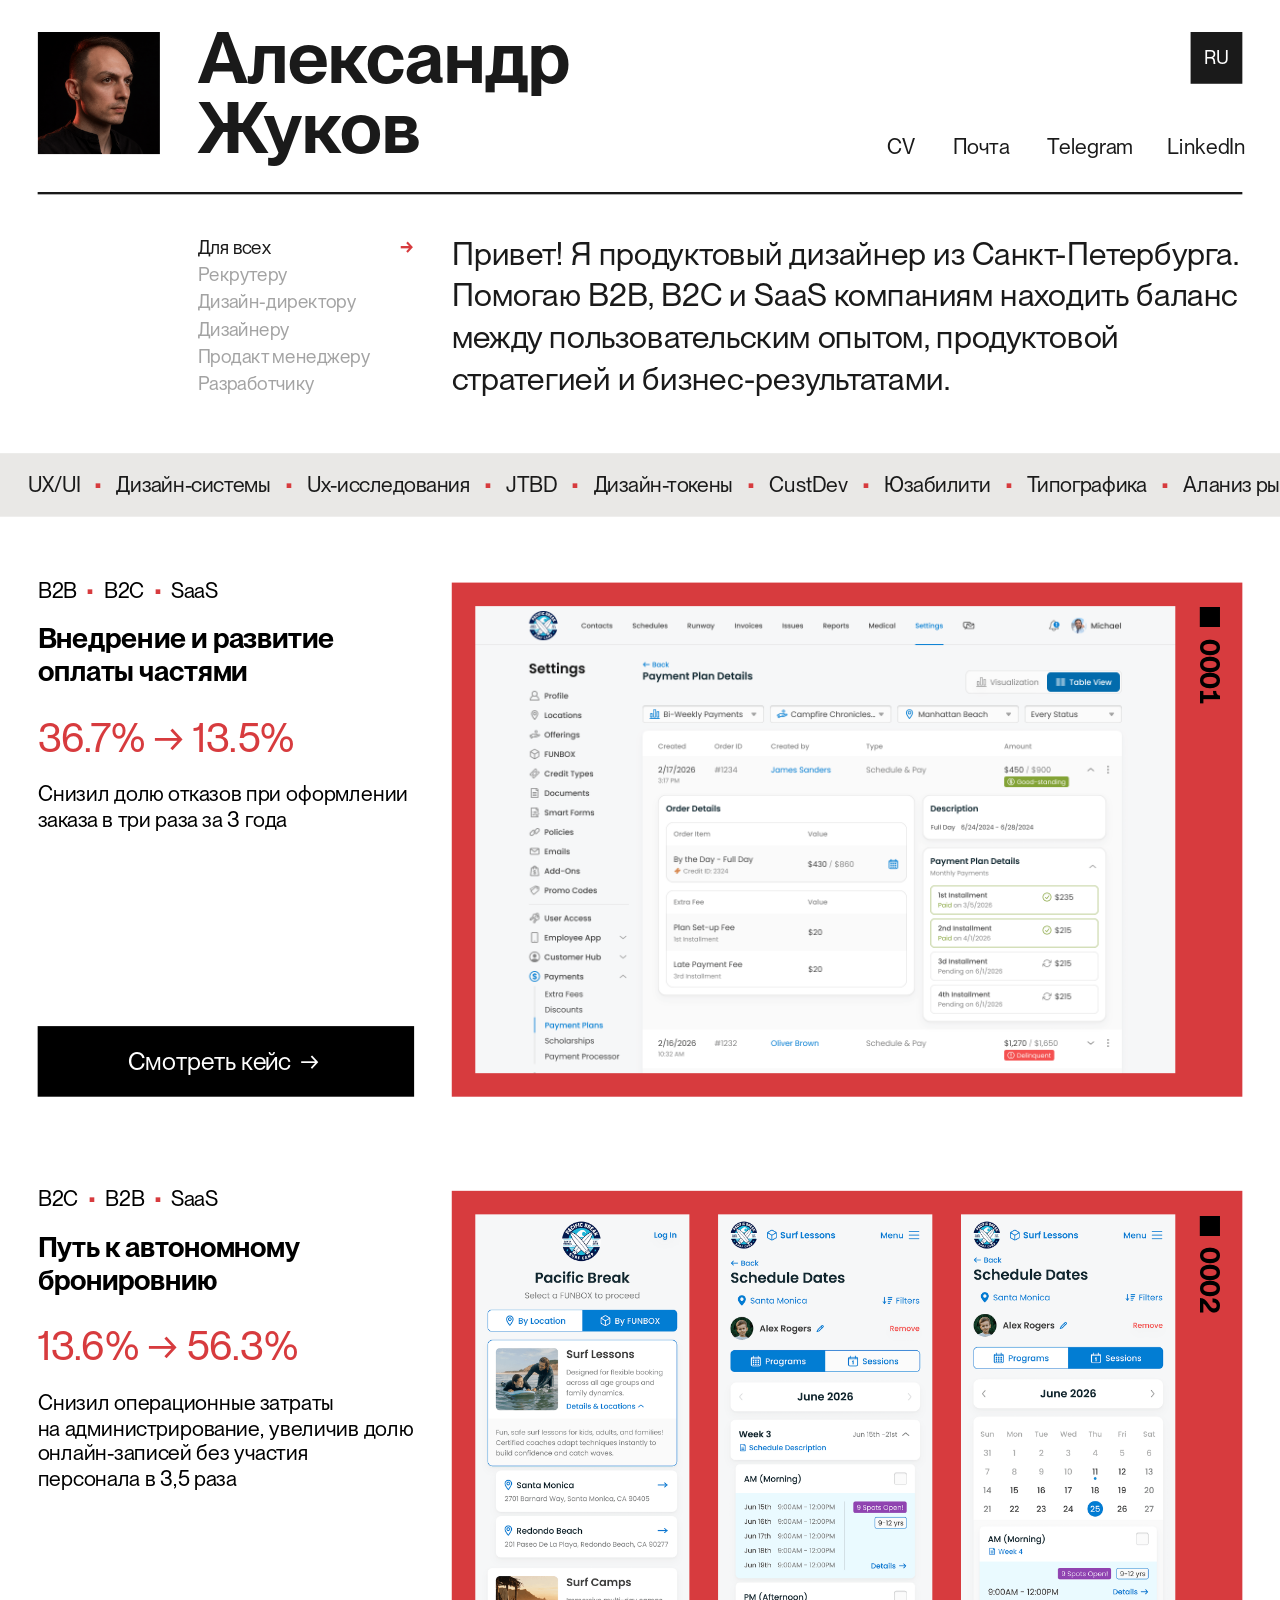
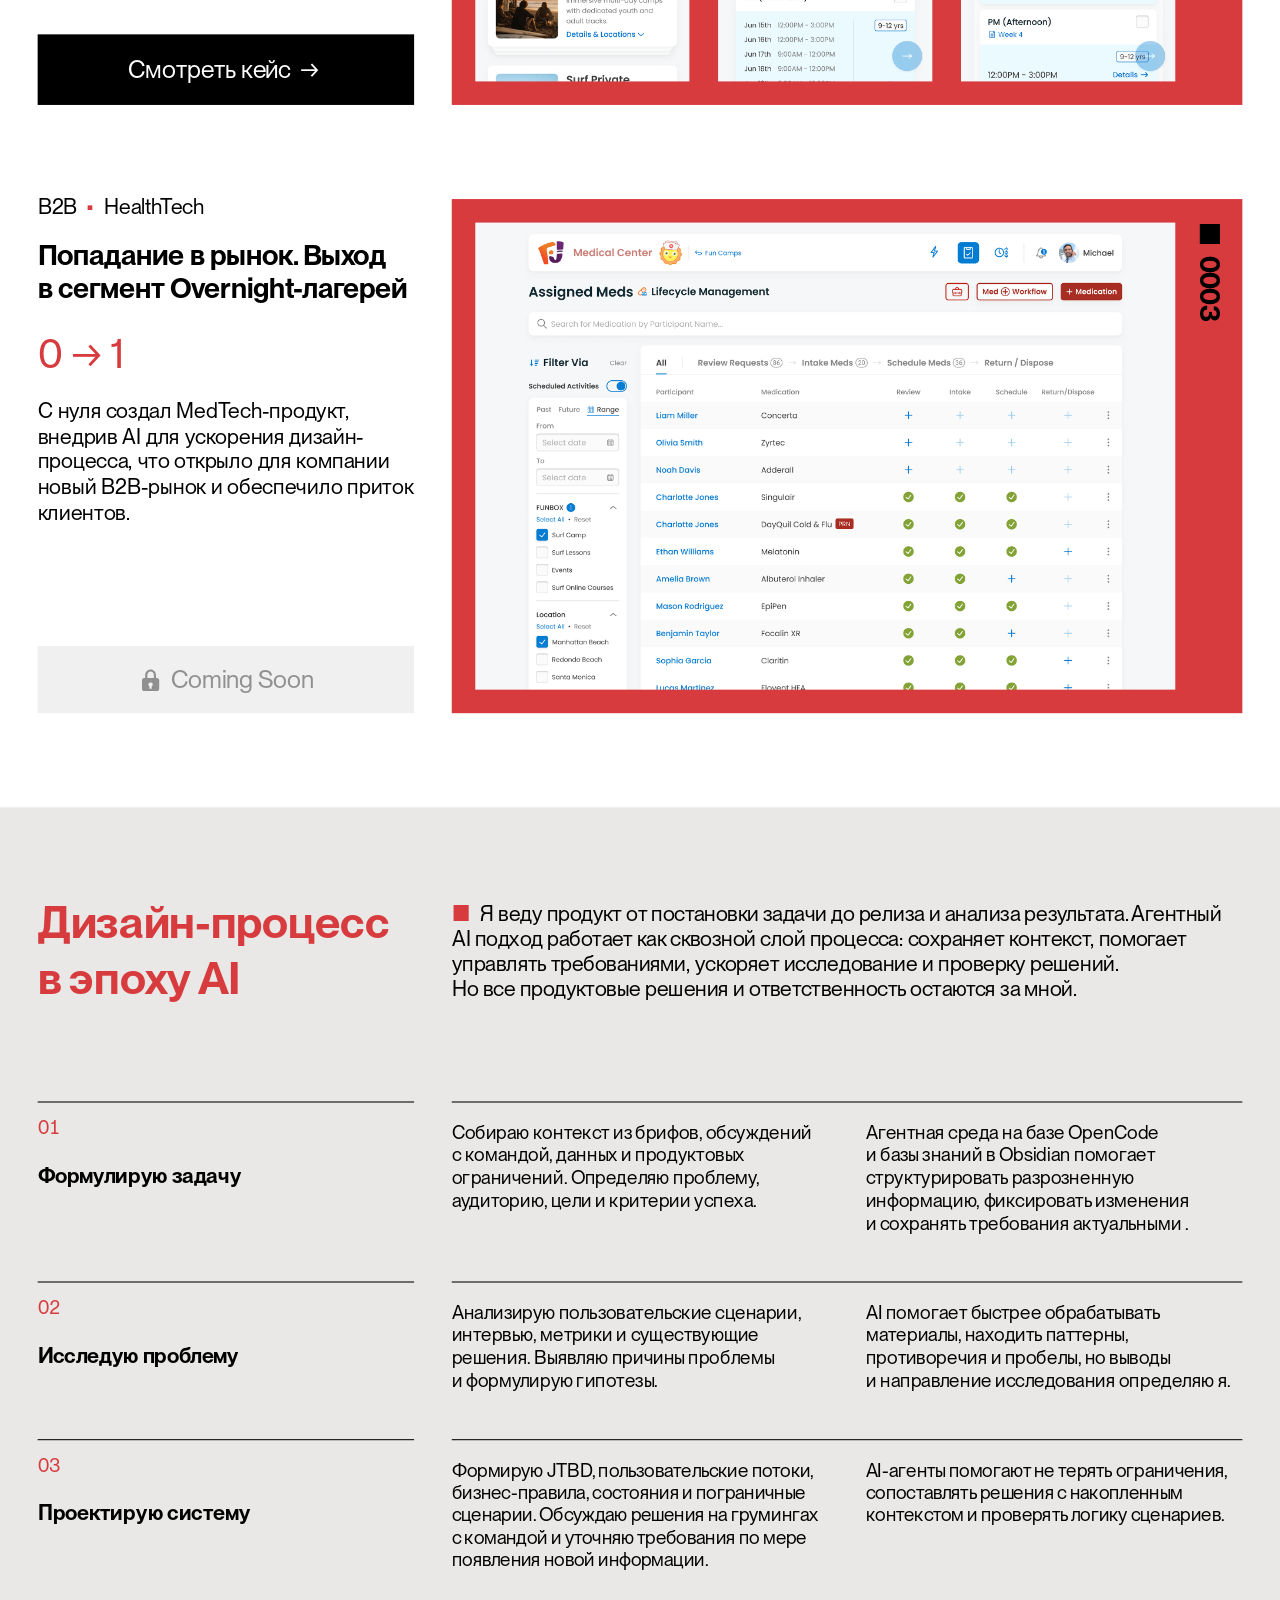
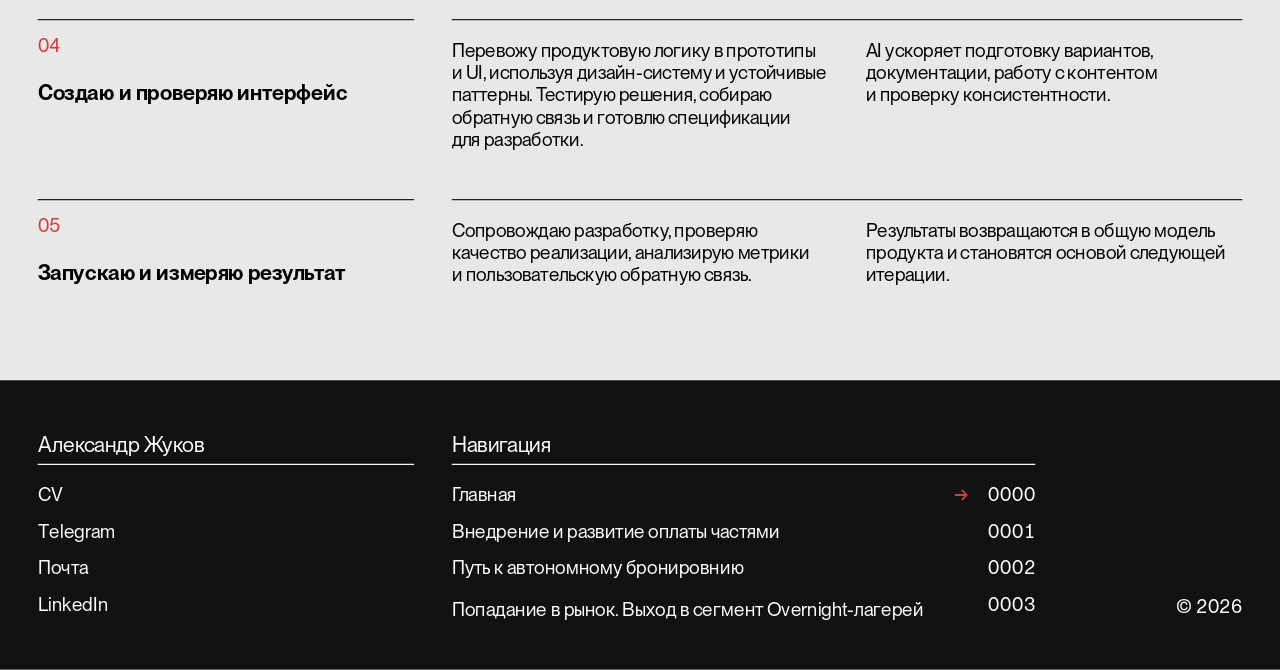
<file: index.html>
<!doctype html>
<html lang="ru">
  <head>
    <meta charset="UTF-8" />
    <meta name="viewport" content="width=device-width, initial-scale=1" />
    <meta
      id="meta-description"
      name="description"
      content="Я продуктовый дизайнер из Санкт-Петербурга. Помогаю B2B, B2C и SaaS компаниям находить баланс между пользовательским опытом, продуктовой стратегией и бизнес-результатами."
    />
    <meta property="og:type" content="website" />
    <meta id="og-locale" property="og:locale" content="ru_RU" />
    <meta
      id="og-title"
      property="og:title"
      content="Александр Жуков | Портфолио"
    />
    <meta
      id="og-description"
      property="og:description"
      content="Я продуктовый дизайнер из Санкт-Петербурга. Помогаю B2B, B2C и SaaS компаниям находить баланс между пользовательским опытом, продуктовой стратегией и бизнес-результатами."
    />
    <meta id="og-image" property="og:image" content="/index/preview-ru.png" />
    <meta name="twitter:card" content="summary_large_image" />
    <meta
      id="twitter-title"
      name="twitter:title"
      content="Александр Жуков | Портфолио"
    />
    <meta
      id="twitter-description"
      name="twitter:description"
      content="Я продуктовый дизайнер из Санкт-Петербурга. Помогаю B2B, B2C и SaaS компаниям находить баланс между пользовательским опытом, продуктовой стратегией и бизнес-результатами."
    />
    <meta
      id="twitter-image"
      name="twitter:image"
      content="/index/preview-ru.png"
    />
    <link rel="icon" href="/index/favicon-lite.svg" type="image/svg+xml" />
    <link
      rel="icon"
      href="/index/favicon-lite.svg"
      type="image/svg+xml"
      media="(prefers-color-scheme: light)"
    />
    <link
      rel="icon"
      href="/index/favicon-dark.svg"
      type="image/svg+xml"
      media="(prefers-color-scheme: dark)"
    />
    <title>Александр Жуков | Портфолио</title>
    <script>
      if (location.pathname === "/en" || location.pathname.startsWith("/en/")) {
        const title = "Aleksandr Zhukov | Portfolio";
        const description = "Hi there! I'm a Product Designer based in St. Petersburg. I help B2B, B2C, and SaaS companies bridge the gap between user experience, product strategy,  and business outcomes.";
        const image = "/index/preview-en.png";

        document.documentElement.lang = "en";
        document.title = title;
        document.querySelector("#meta-description").content = description;
        document.querySelector("#og-locale").content = "en_US";
        document.querySelector("#og-title").content = title;
        document.querySelector("#og-description").content = description;
        document.querySelector("#og-image").content = image;
        document.querySelector("#twitter-title").content = title;
        document.querySelector("#twitter-description").content = description;
        document.querySelector("#twitter-image").content = image;
      }
    </script>
    <script type="text/javascript">
      (function(m,e,t,r,i,k,a){m[i]=m[i]||function(){m[i].a = m[i].a || []; m[i].a.push(arguments)};
      m[i].l=1*new Date();
      var j;
      for (j = 0; j < document.scripts.length; j++) {if (document.scripts[j].src === r) { return; }}
      k = e.createElement(t);
      a = e.getElementsByTagName(t)[0];
      k.async = 1;
      k.src = r;
      a.parentNode.insertBefore(k, a)})
      (window, document, "script", "https://mc.yandex.ru/metrika/tag.js?id=110116885", "ym");

      ym(110116885, "init", {
        clickmap: true,
        trackLinks: true,
        accurateTrackBounce: true,
        webvisor: true
      });
    </script>
    <script type="module" crossorigin src="/assets/main-Chqc_fVk.js"></script>
    <link rel="stylesheet" crossorigin href="/assets/main-Bxhtccd6.css">
  </head>
  <body>
    <noscript><div><img src="https://mc.yandex.ru/watch/110116885" style="position:absolute; left:-9999px;" alt="" /></div></noscript>
    <div id="root"></div>
  </body>
</html>
</file>
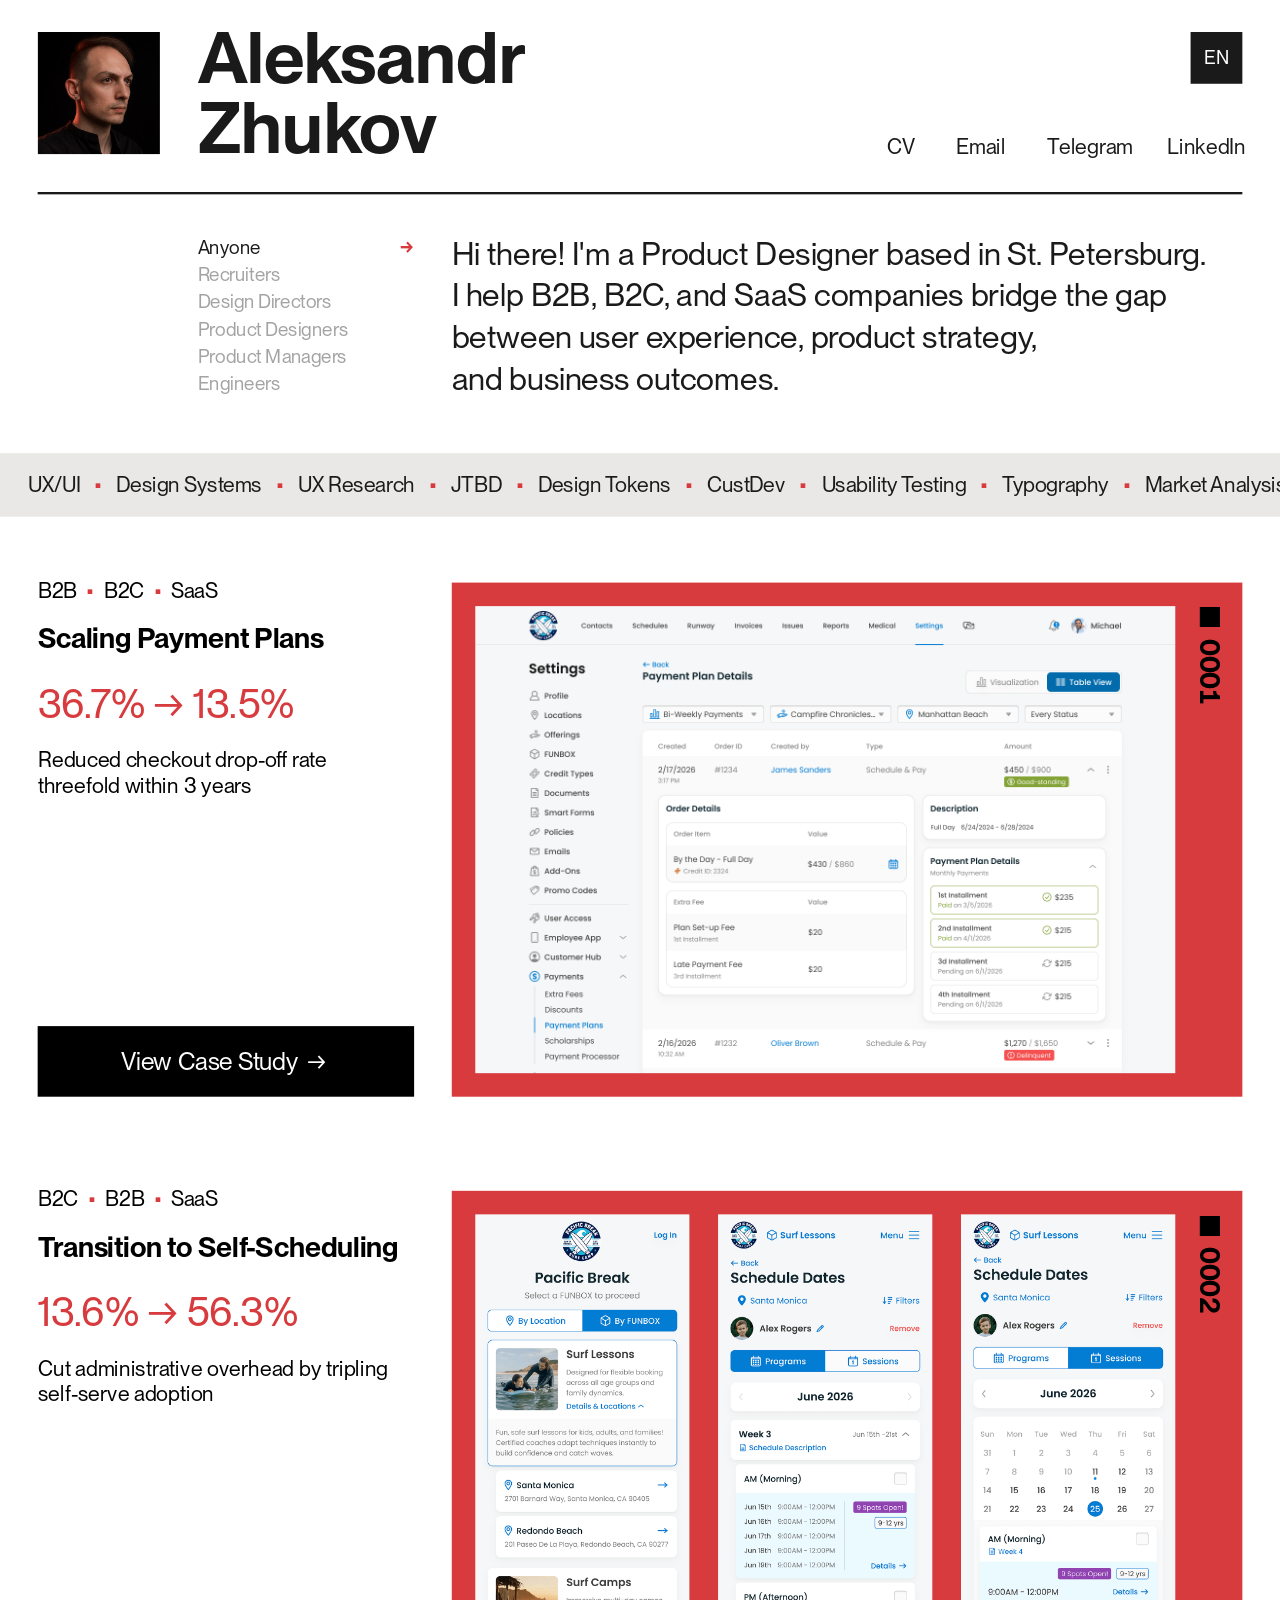
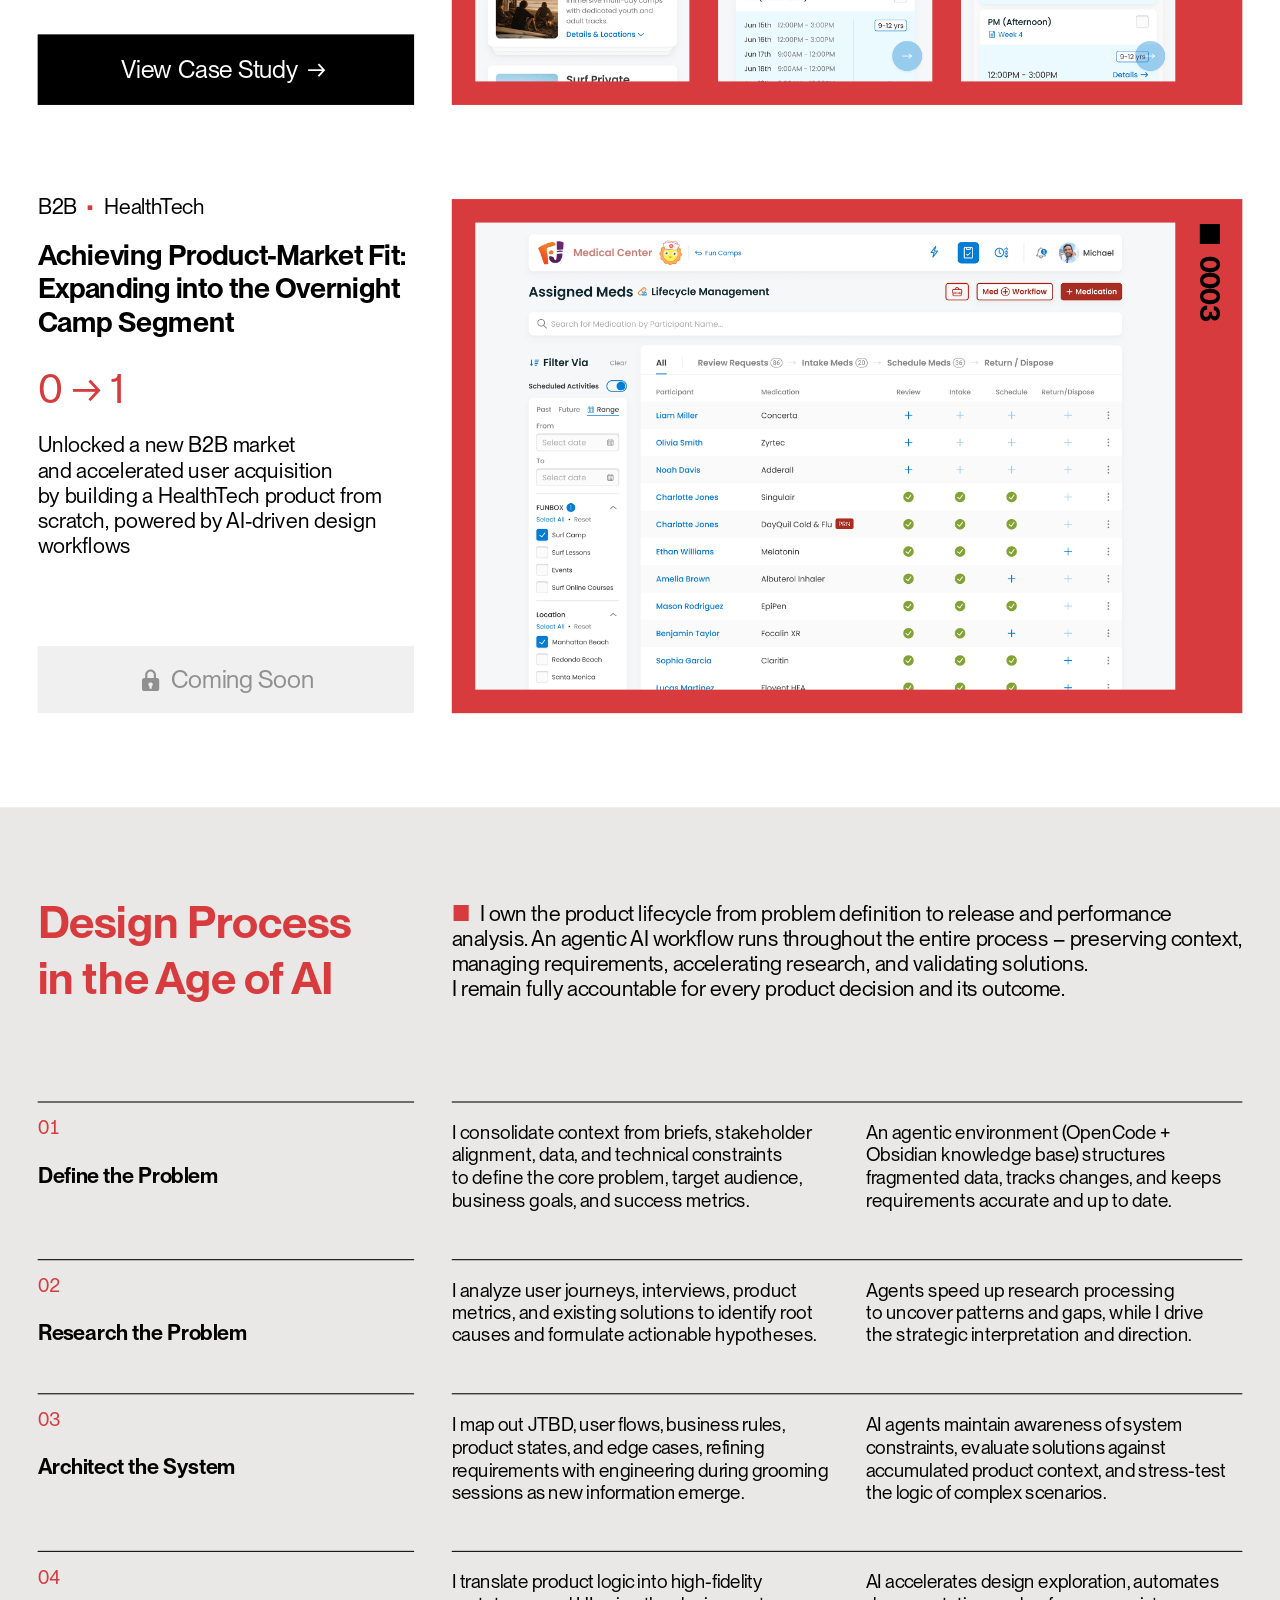
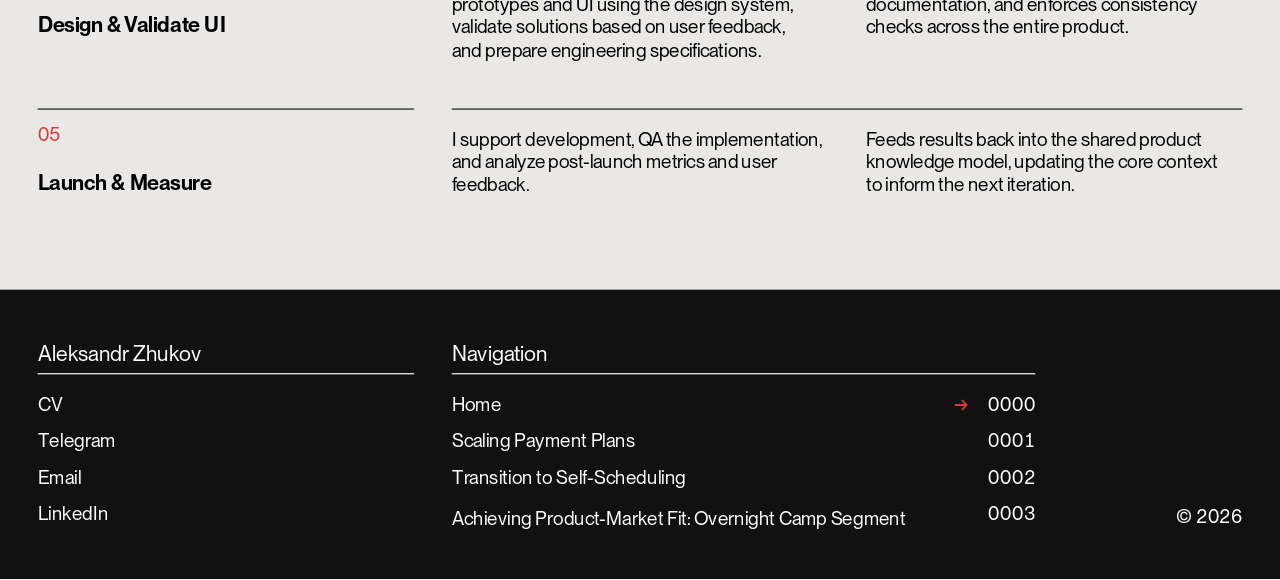
<file: en/index.html>
<!doctype html>
<html lang="en">
  <head>
    <meta charset="UTF-8" />
    <meta name="viewport" content="width=device-width, initial-scale=1" />
    <meta
      name="description"
      content="Hi there! I'm a Product Designer based in St. Petersburg. I help B2B, B2C, and SaaS companies bridge the gap between user experience, product strategy,  and business outcomes."
    />
    <meta property="og:type" content="website" />
    <meta property="og:locale" content="en_US" />
    <meta property="og:title" content="Aleksandr Zhukov | Portfolio" />
    <meta
      property="og:description"
      content="Hi there! I'm a Product Designer based in St. Petersburg. I help B2B, B2C, and SaaS companies bridge the gap between user experience, product strategy,  and business outcomes."
    />
    <meta property="og:image" content="/index/preview-en.png" />
    <meta name="twitter:card" content="summary_large_image" />
    <meta name="twitter:title" content="Aleksandr Zhukov | Portfolio" />
    <meta
      name="twitter:description"
      content="Hi there! I'm a Product Designer based in St. Petersburg. I help B2B, B2C, and SaaS companies bridge the gap between user experience, product strategy,  and business outcomes."
    />
    <meta name="twitter:image" content="/index/preview-en.png" />
    <link rel="icon" href="/index/favicon-lite.svg" type="image/svg+xml" />
    <link
      rel="icon"
      href="/index/favicon-lite.svg"
      type="image/svg+xml"
      media="(prefers-color-scheme: light)"
    />
    <link
      rel="icon"
      href="/index/favicon-dark.svg"
      type="image/svg+xml"
      media="(prefers-color-scheme: dark)"
    />
    <title>Aleksandr Zhukov | Portfolio</title>
    <script type="text/javascript">
      (function(m,e,t,r,i,k,a){m[i]=m[i]||function(){m[i].a = m[i].a || []; m[i].a.push(arguments)};
      m[i].l=1*new Date();
      var j;
      for (j = 0; j < document.scripts.length; j++) {if (document.scripts[j].src === r) { return; }}
      k = e.createElement(t);
      a = e.getElementsByTagName(t)[0];
      k.async = 1;
      k.src = r;
      a.parentNode.insertBefore(k, a)})
      (window, document, "script", "https://mc.yandex.ru/metrika/tag.js?id=110116885", "ym");

      ym(110116885, "init", {
        clickmap: true,
        trackLinks: true,
        accurateTrackBounce: true,
        webvisor: true
      });
    </script>
    <script type="module" crossorigin src="/assets/main-Chqc_fVk.js"></script>
    <link rel="stylesheet" crossorigin href="/assets/main-Bxhtccd6.css">
  </head>
  <body>
    <noscript><div><img src="https://mc.yandex.ru/watch/110116885" style="position:absolute; left:-9999px;" alt="" /></div></noscript>
    <div id="root"></div>
  </body>
</html>
</file>
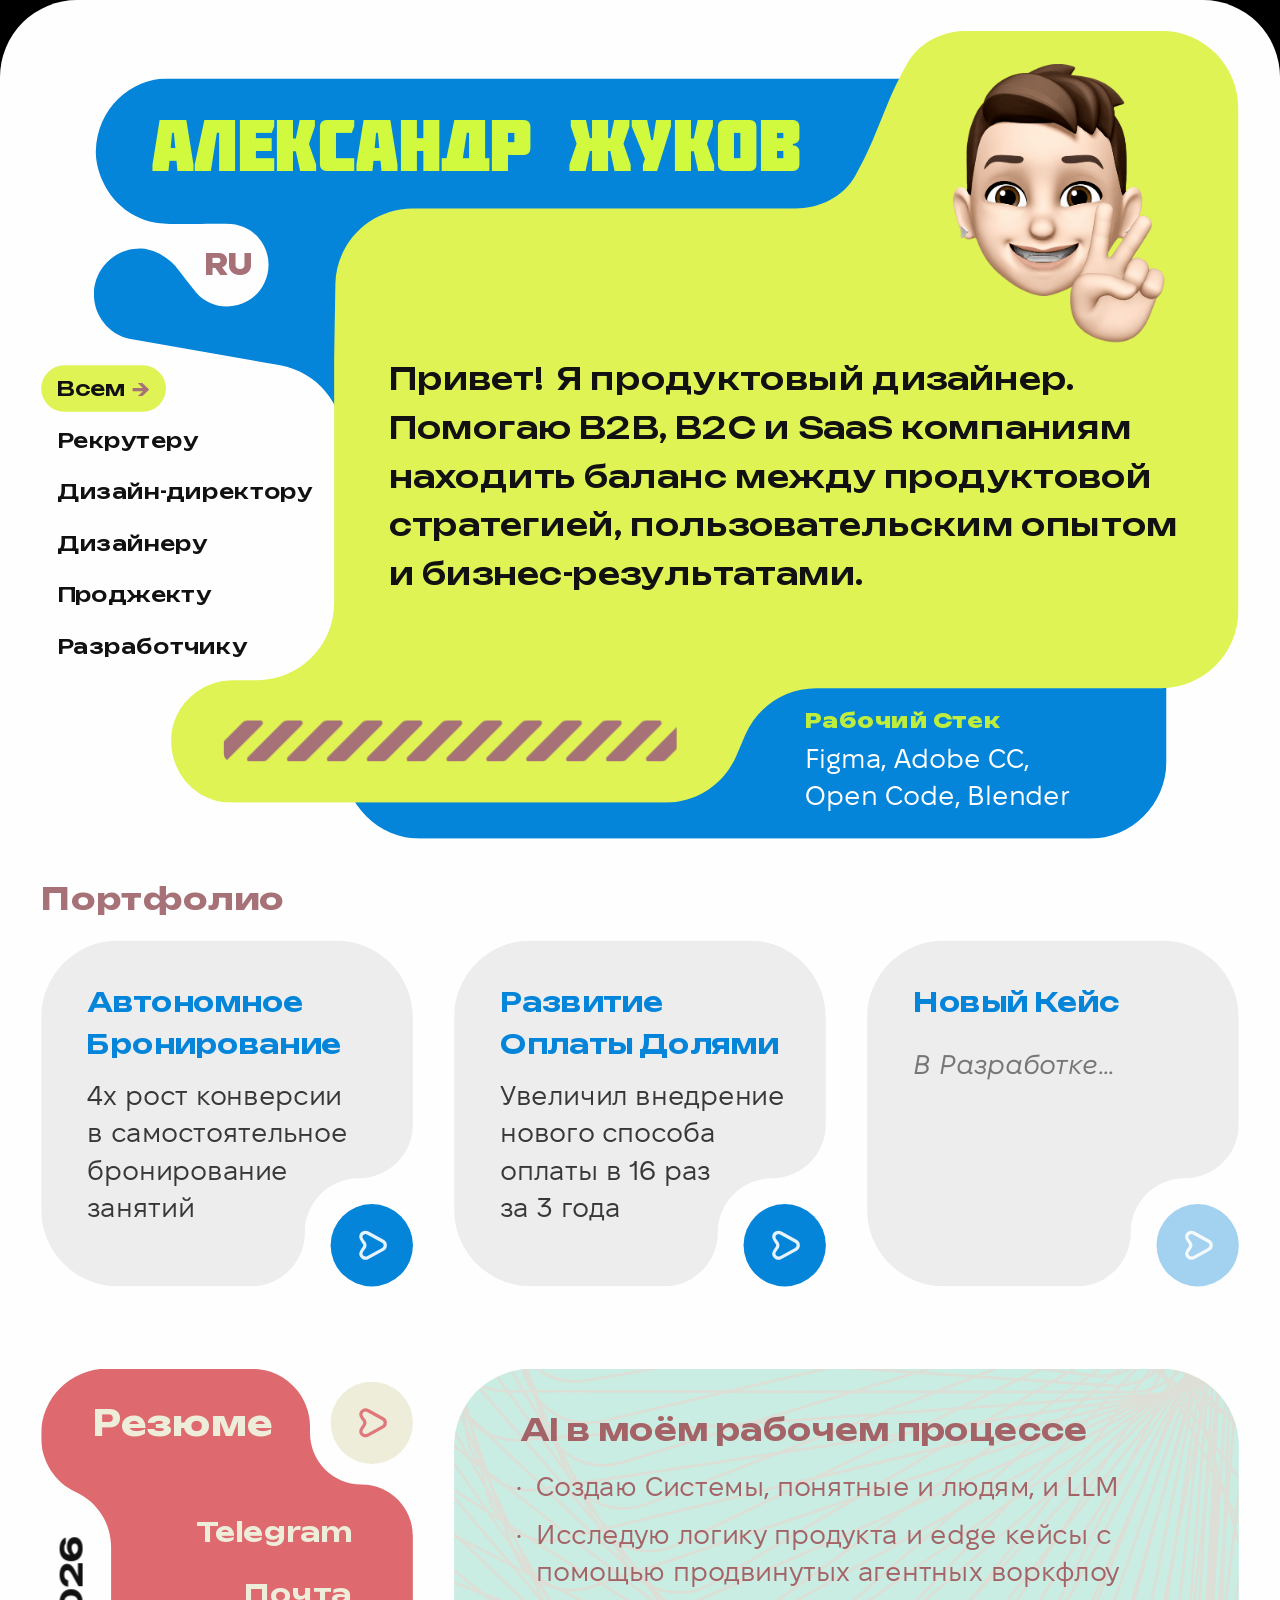
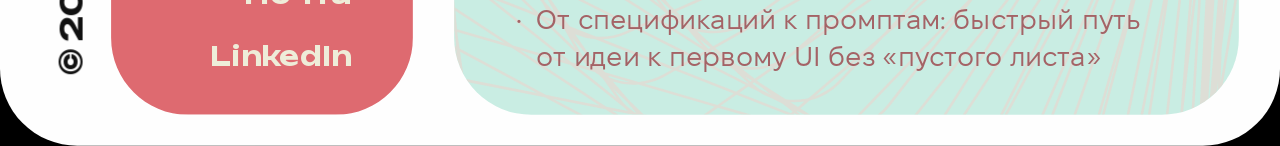
<file: old/index.html>
<!doctype html>
<html lang="ru">
  <head>
    <meta charset="UTF-8" />
    <meta name="viewport" content="width=device-width, initial-scale=1, viewport-fit=cover" />
    <meta name="description" content="Я продуктовый дизайнер. Работаю на стыке продуктовой стратегии, UX и пользы для бизнеса. Всегда рад обсудить дизайн, сложные системы и создание крутых решений для реальных задач." />
    <meta property="og:type" content="website" />
    <meta property="og:locale" content="ru_RU" />
    <meta property="og:title" content="Александр Жуков | Портфолио" />
    <meta property="og:description" content="Я продуктовый дизайнер. Работаю на стыке продуктовой стратегии, UX и пользы для бизнеса. Всегда рад обсудить дизайн, сложные системы и создание крутых решений для реальных задач." />
    <meta property="og:image" content="/old/seo/image-ru.png" />
    <link rel="preload" href="/old/seo/image-ru.png" as="image" type="image/png" />
    <title>Александр Жуков | Портфолио</title>
    <link rel="icon" href="/old/seo/favicon-light.svg" type="image/svg+xml" />
    <link rel="icon" href="/old/seo/favicon-light.svg" type="image/svg+xml" media="(prefers-color-scheme: light)" />
    <link rel="icon" href="/old/seo/favicon-dark.svg" type="image/svg+xml" media="(prefers-color-scheme: dark)" />
    <link rel="preconnect" href="https://fonts.gstatic.com" />

    <!-- Preload local fonts and critical index-page assets to prevent UI jumping during first animation -->
    <link rel="preload" href="/old/fonts/Bounded-Variable.ttf" as="font" type="font/ttf" crossorigin="anonymous">
    <link rel="preload" href="/old/fonts/Molot.otf" as="font" type="font/otf" crossorigin="anonymous">
    <link rel="preload" href="/old/fonts/FixelDisplay-Light.otf" as="font" type="font/otf" crossorigin="anonymous">
    <link rel="preload" href="/old/fonts/FixelDisplay-Regular.otf" as="font" type="font/otf" crossorigin="anonymous">
    <link rel="preload" href="/old/fonts/FixelDisplay20240404-RegularItalic.otf" as="font" type="font/otf" crossorigin="anonymous">
    <link rel="preload" href="/old/fonts/FixelDisplay-Medium.otf" as="font" type="font/otf" crossorigin="anonymous">
    <link rel="preload" href="/old/fonts/FixelDisplay-SemiBold.otf" as="font" type="font/otf" crossorigin="anonymous">
    <link rel="preload" href="/old/fonts/FixelText-Regular.otf" as="font" type="font/otf" crossorigin="anonymous">
    <link rel="preload" href="/old/fonts/FixelText20240404-RegularItalic.otf" as="font" type="font/otf" crossorigin="anonymous">
    <link rel="preload" href="/old/fonts/FixelText-Medium.otf" as="font" type="font/otf" crossorigin="anonymous">
    <link rel="preload" href="/old/my-animoji.png" as="image" type="image/png">
    <link rel="preload" href="/old/bg-pattern.svg" as="image" type="image/svg+xml">
    <link rel="preload" href="/old/mobile/bg-pattern.svg" as="image" type="image/svg+xml">

    <script type="text/javascript">
      (function(m,e,t,r,i,k,a){m[i]=m[i]||function(){m[i].a = m[i].a || []; m[i].a.push(arguments)};
      m[i].l=1*new Date();
      var j;
      for (j = 0; j < document.scripts.length; j++) {if (document.scripts[j].src === r) { return; }}
      k = e.createElement(t);
      a = e.getElementsByTagName(t)[0];
      k.async = 1;
      k.src = r;
      a.parentNode.insertBefore(k, a)})
      (window, document, "script", "https://mc.yandex.ru/metrika/tag.js?id=110116885", "ym");

      ym(110116885, "init", {
        clickmap: true,
        trackLinks: true,
        accurateTrackBounce: true,
        webvisor: true
      });
    </script>
  
    <script type="module" crossorigin src="/old/assets/index-CeDjYses.js"></script>
    <link rel="stylesheet" crossorigin href="/old/assets/index-I6OXvsm_.css">
  </head>
  <body>
    <noscript><div><img src="https://mc.yandex.ru/watch/110116885" style="position:absolute; left:-9999px;" alt="" /></div></noscript>
    <div id="root"></div>
  </body>
</html>
</file>
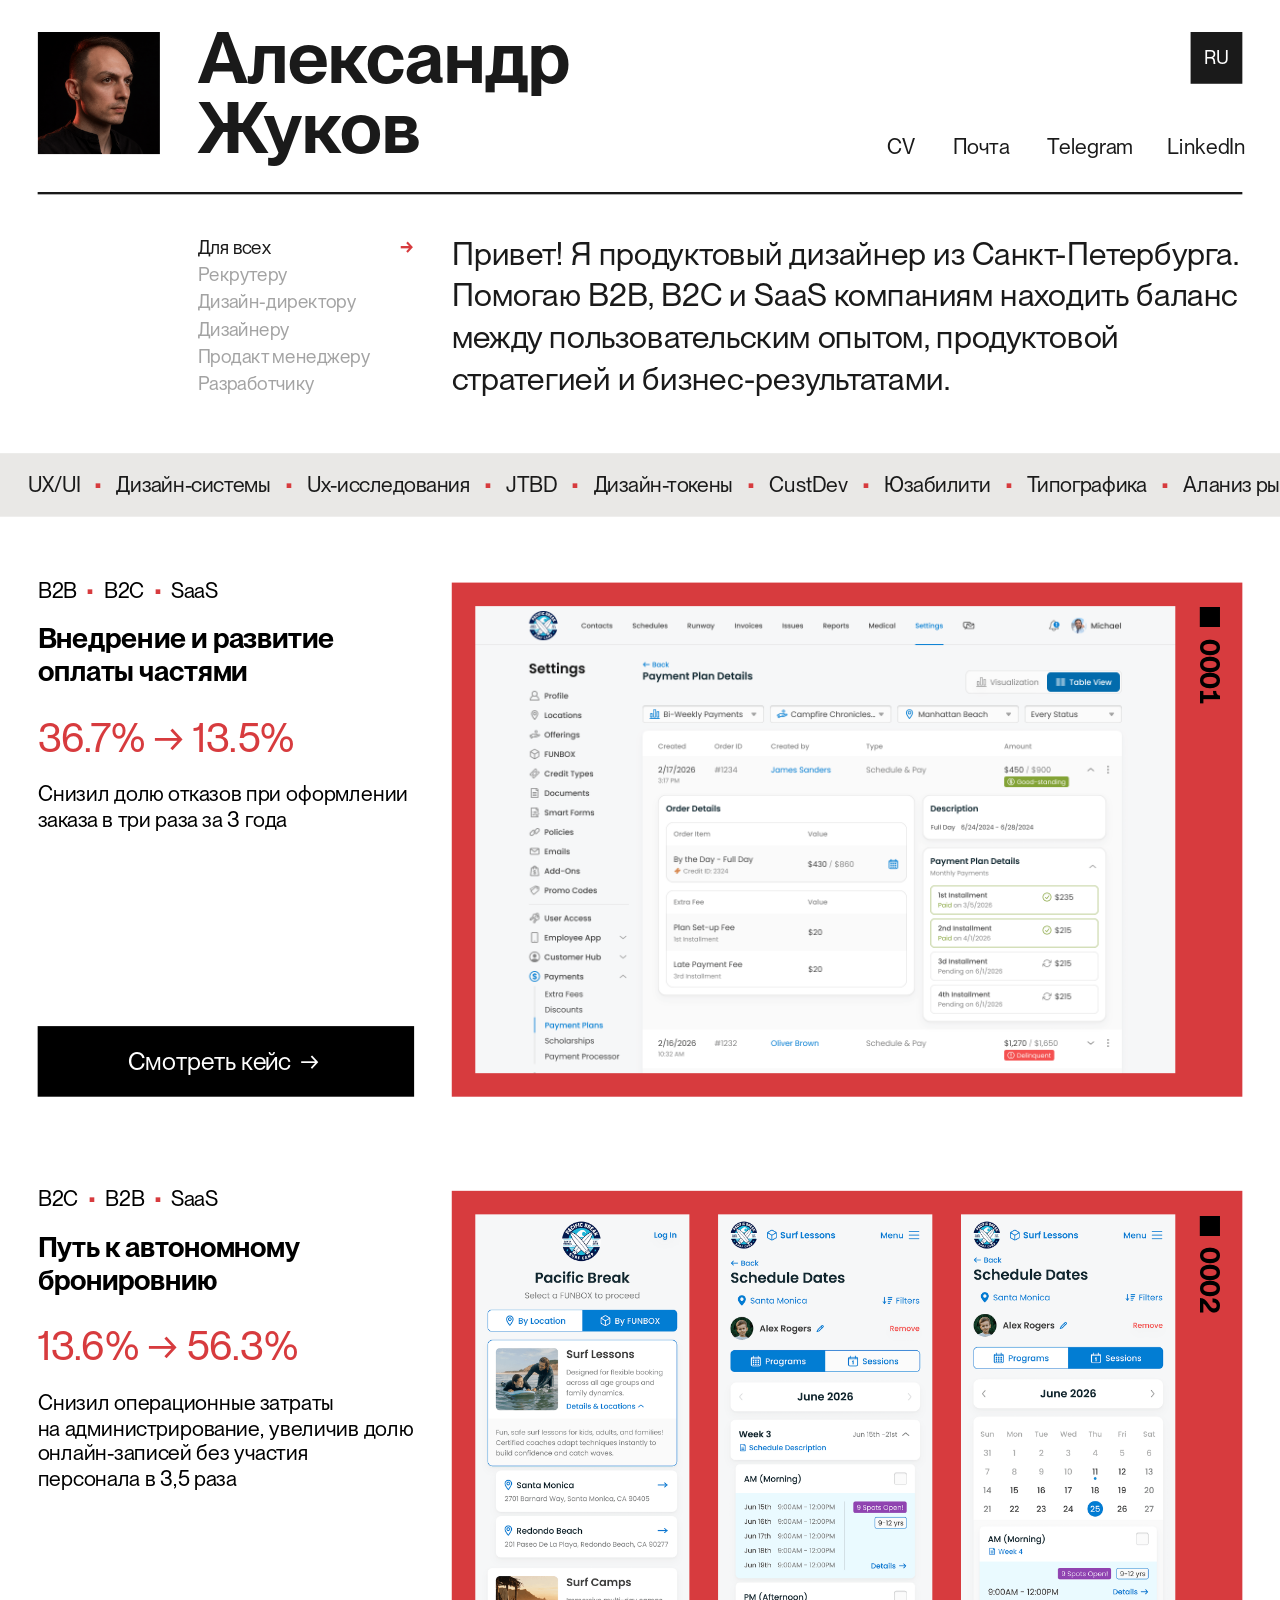
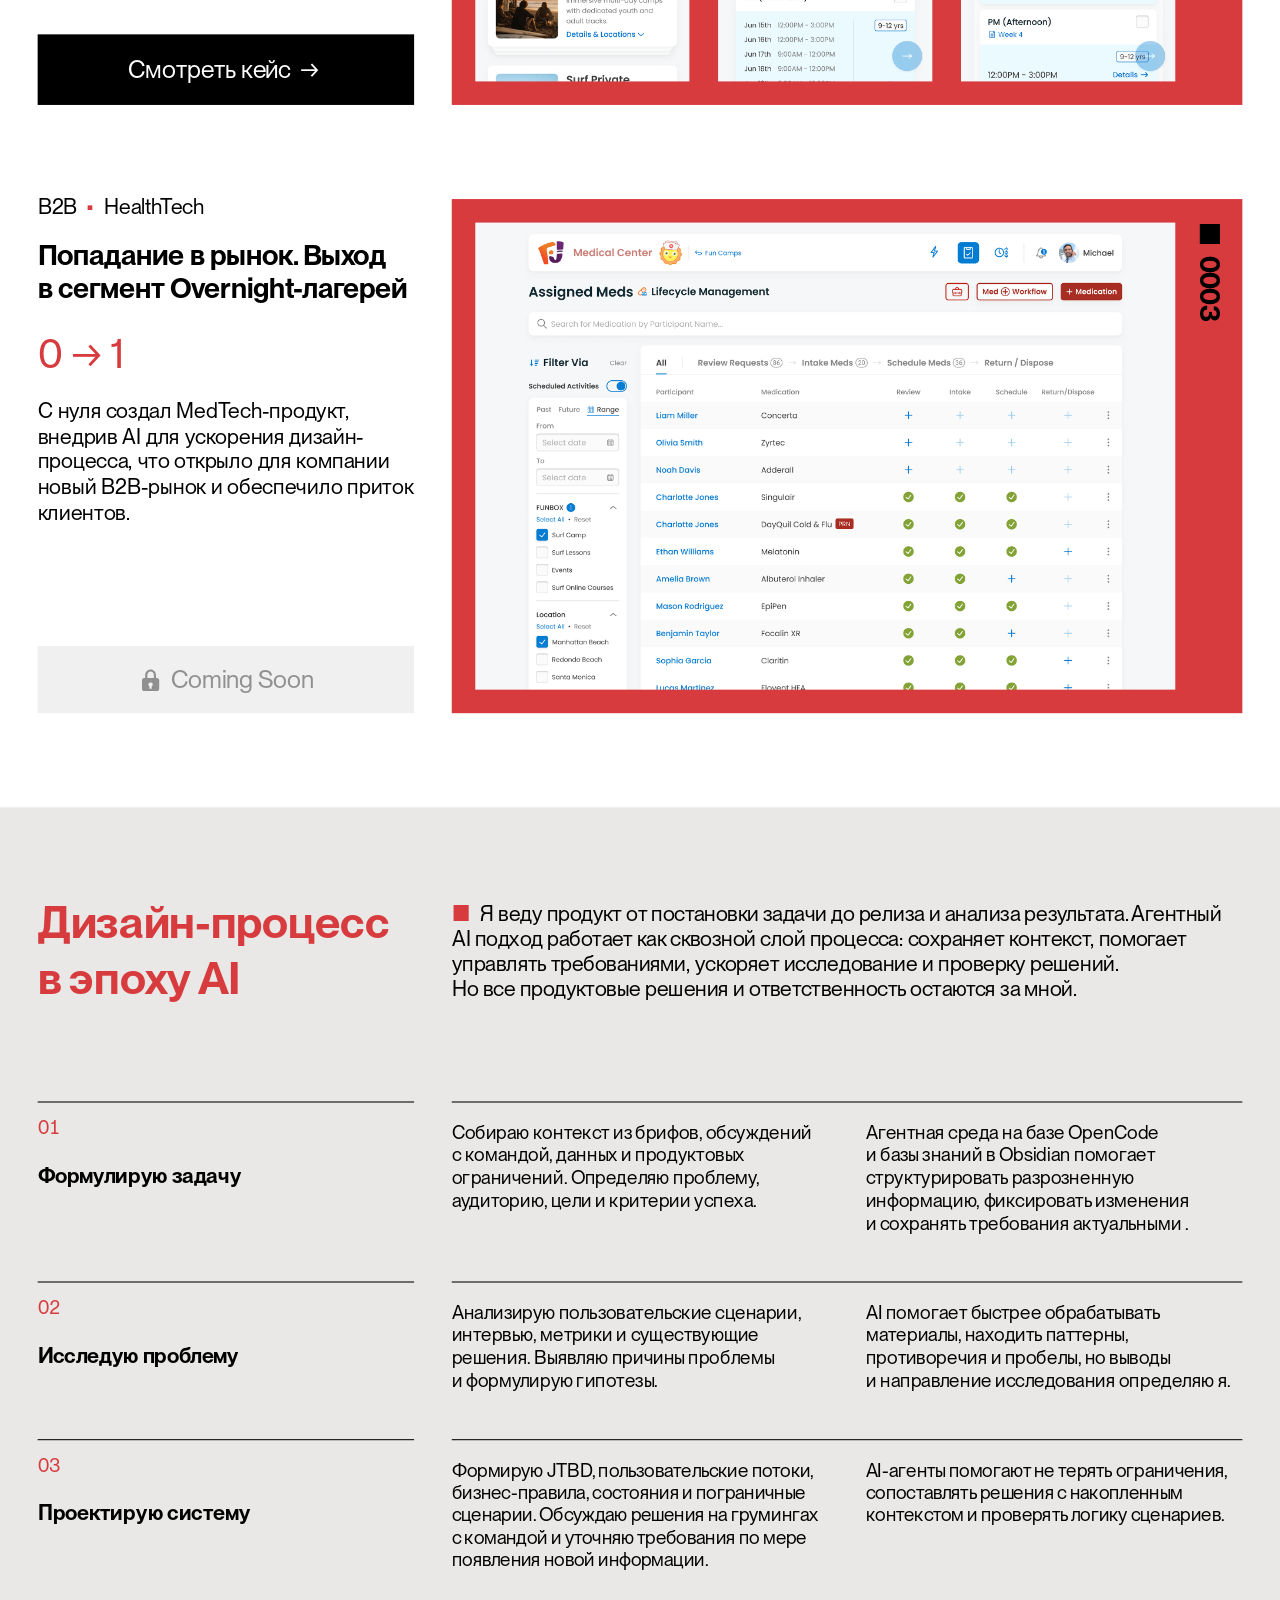
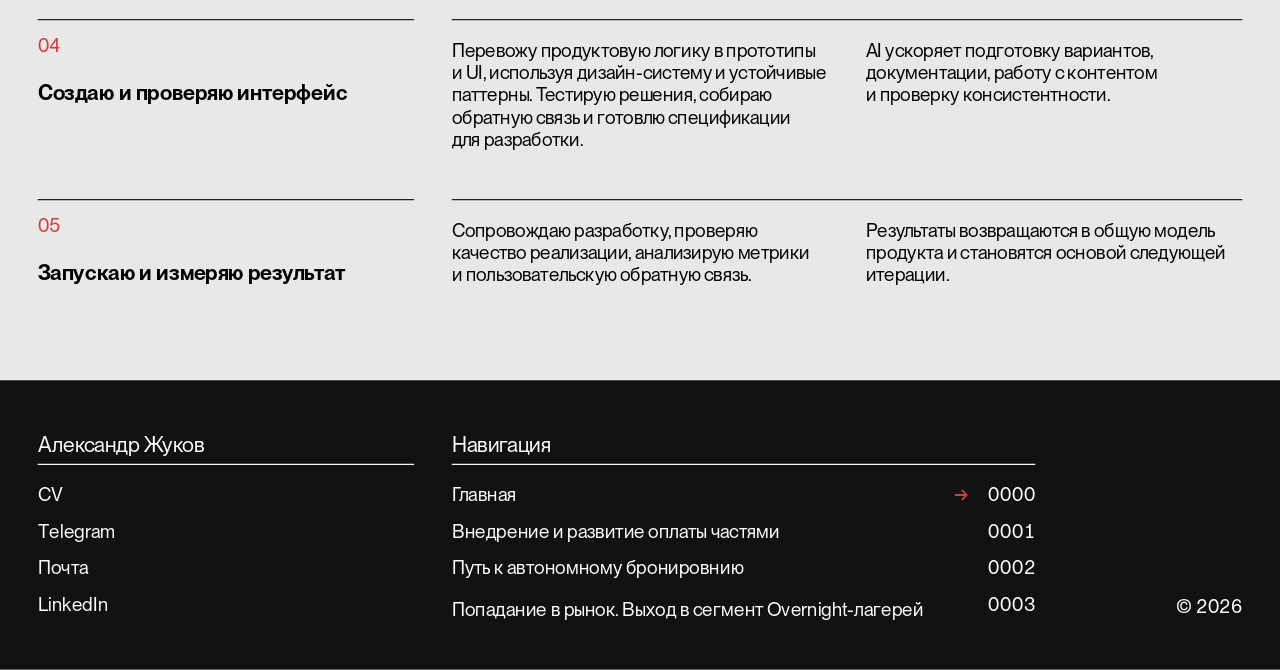
<file: ru/index.html>
<!doctype html>
<html lang="ru">
  <head>
    <meta charset="UTF-8" />
    <meta name="viewport" content="width=device-width, initial-scale=1" />
    <meta
      name="description"
      content="Я продуктовый дизайнер из Санкт-Петербурга. Помогаю B2B, B2C и SaaS компаниям находить баланс между пользовательским опытом, продуктовой стратегией и бизнес-результатами."
    />
    <meta property="og:type" content="website" />
    <meta property="og:locale" content="ru_RU" />
    <meta property="og:title" content="Александр Жуков | Портфолио" />
    <meta
      property="og:description"
      content="Я продуктовый дизайнер из Санкт-Петербурга. Помогаю B2B, B2C и SaaS компаниям находить баланс между пользовательским опытом, продуктовой стратегией и бизнес-результатами."
    />
    <meta property="og:image" content="/index/preview-ru.png" />
    <meta name="twitter:card" content="summary_large_image" />
    <meta name="twitter:title" content="Александр Жуков | Портфолио" />
    <meta
      name="twitter:description"
      content="Я продуктовый дизайнер из Санкт-Петербурга. Помогаю B2B, B2C и SaaS компаниям находить баланс между пользовательским опытом, продуктовой стратегией и бизнес-результатами."
    />
    <meta name="twitter:image" content="/index/preview-ru.png" />
    <link rel="icon" href="/index/favicon-lite.svg" type="image/svg+xml" />
    <link
      rel="icon"
      href="/index/favicon-lite.svg"
      type="image/svg+xml"
      media="(prefers-color-scheme: light)"
    />
    <link
      rel="icon"
      href="/index/favicon-dark.svg"
      type="image/svg+xml"
      media="(prefers-color-scheme: dark)"
    />
    <title>Александр Жуков | Портфолио</title>
    <script type="text/javascript">
      (function(m,e,t,r,i,k,a){m[i]=m[i]||function(){m[i].a = m[i].a || []; m[i].a.push(arguments)};
      m[i].l=1*new Date();
      var j;
      for (j = 0; j < document.scripts.length; j++) {if (document.scripts[j].src === r) { return; }}
      k = e.createElement(t);
      a = e.getElementsByTagName(t)[0];
      k.async = 1;
      k.src = r;
      a.parentNode.insertBefore(k, a)})
      (window, document, "script", "https://mc.yandex.ru/metrika/tag.js?id=110116885", "ym");

      ym(110116885, "init", {
        clickmap: true,
        trackLinks: true,
        accurateTrackBounce: true,
        webvisor: true
      });
    </script>
    <script type="module" crossorigin src="/assets/main-Chqc_fVk.js"></script>
    <link rel="stylesheet" crossorigin href="/assets/main-Bxhtccd6.css">
  </head>
  <body>
    <noscript><div><img src="https://mc.yandex.ru/watch/110116885" style="position:absolute; left:-9999px;" alt="" /></div></noscript>
    <div id="root"></div>
  </body>
</html>
</file>
<file: assets/main-Bxhtccd6.css>
@font-face{font-family:PP Neue Montreal;src:url(/fonts/PPNeueMontreal-Regular.otf) format("opentype");font-style:normal;font-weight:400;font-display:swap}.self-serve{width:min(1024px,calc(100% - 64px));margin:32px auto 0}.self-serve>:where(:not(.case-menu)):where(h1,h2,p,figure,dl,dd),.self-serve>:where(:not(.case-menu)) :where(h1,h2,p,figure,dl,dd){margin:0}.self-serve__hero{margin-top:32px}.self-serve__title{margin-bottom:32px;font-size:61px;font-weight:600;line-height:73.2px;letter-spacing:-1.22px}.self-serve__cover-area{position:relative;width:100%;height:auto;aspect-ratio:1024 / 703;background:#d73b3e}.self-serve__cover,.self-serve__media img{display:block;max-width:100%;height:auto}.self-serve__cover{position:absolute;top:7.9659%;left:8.59375%;width:82.8125%}.self-serve__date{position:absolute;top:92.6%;left:8.59375%;color:#000;font-size:28px;font-weight:700;line-height:33.6px}.self-serve>*+:not(.self-serve__hero){margin-top:40px}.self-serve>section:not(.self-serve__hero){width:82.8125%;max-width:848px;margin-inline:auto}.self-serve__heading,.self-serve__copy{max-width:672px}.self-serve__heading{margin-bottom:16px;font-size:24px;font-weight:600;line-height:28.8px}.self-serve__copy{font-size:18px;font-weight:400;line-height:21.6px}.self-serve__copy+.self-serve__copy{margin-top:16px}.self-serve__media,.self-serve__embed,.self-serve__iframe{display:block;width:100%}.self-serve__media,.self-serve__embed{background:#e9e8e6}.self-serve__media{display:grid;padding:64px 88px;place-items:center}.self-serve__media img{width:100%}.self-serve__media--ss-3{padding-block:56px}.self-serve__media--ss-6 img{width:min(553.34px,100%)}.self-serve__media--ss-2{display:block;padding:32px 88px 64px}.self-serve__media--ss-2 img{clear:left}.self-serve__iframe{aspect-ratio:16 / 9;border:0}.self-serve__embed--first,.self-serve__embed--second{padding:24px}.self-serve__chart-title{float:left;margin-bottom:20px;font-size:24px;font-weight:600;line-height:28.8px}.self-serve__metrics{width:min(672px,100%);margin-top:40px}.self-serve__metric{position:relative;display:grid;grid-template-columns:repeat(2,minmax(0,1fr));grid-template-rows:26px auto;column-gap:32px;row-gap:16px}.self-serve__metric:before{position:absolute;top:25px;right:0;left:0;height:1px;background:#1a1a1a;content:"";transform:scaleX(1);transform-origin:left center;transition:transform 1s cubic-bezier(.25,.1,.25,1)}.self-serve__metric+.self-serve__metric{margin-top:40px}.self-serve__metric-label,.self-serve__metric-description{font-size:18px;line-height:21.6px}.self-serve__metric-label{grid-column:1 / -1;height:26px;font-weight:600}.self-serve__metric-description{font-weight:400}.self-serve__metric-value{color:#d7322c;font-family:PP Neue Montreal Text,PP Neue Montreal,sans-serif;font-size:38px;font-weight:350;line-height:42px;letter-spacing:-.76px}.self-serve__reflection{margin-bottom:56px}@media(max-width:767px){.self-serve{width:100%;margin-top:20px}.self-serve__hero{margin-top:16px}.self-serve__title{margin:0 20px 16px;font-size:32px;line-height:38.4px;letter-spacing:-.64px}.self-serve__cover-area{width:100%;height:auto;aspect-ratio:auto;padding:20px 20px 16px}.self-serve__cover{position:static;width:100%;height:auto}.self-serve__date{position:static;margin-top:16px;font-size:21px;font-weight:600;line-height:25.2px}.self-serve>*+:not(.self-serve__hero){margin-top:32px}.self-serve>section:not(.self-serve__hero){width:auto;margin-inline:20px}.self-serve__heading,.self-serve__copy{max-width:none}.self-serve__heading{margin-bottom:16px;font-size:21px;line-height:25.2px}.self-serve__copy{font-size:16px;line-height:19.2px}.self-serve__media{width:100%;padding:20px}.self-serve__embed{padding:0}.self-serve__iframe{aspect-ratio:4 / 3}.self-serve__chart-title{font-size:21px;line-height:25.2px;letter-spacing:-2%}.self-serve__metrics{width:auto;margin-top:24px}.self-serve__metric{grid-template-columns:minmax(0,23fr) minmax(0,25fr);grid-template-rows:24px auto;column-gap:16px;row-gap:12px}.self-serve__metric:before{top:23px}.self-serve__metric+.self-serve__metric{margin-top:24px}.self-serve__metric-label,.self-serve__metric-description{font-size:16px;line-height:19.2px}.self-serve__metric-label{height:24px}.self-serve__metric-value{font-size:28px;line-height:30px;letter-spacing:-.56px}.self-serve__reflection{margin-bottom:48px}}@font-face{font-family:PP Neue Montreal;src:url(/fonts/PPNeueMontreal-Extrabold.otf) format("opentype");font-style:normal;font-weight:800;font-display:swap}@font-face{font-family:PP Neue Montreal;src:url(/fonts/PPNeueMontreal-Semibold.otf) format("opentype");font-style:normal;font-weight:600;font-display:swap}@font-face{font-family:Oceanic Text;src:url(/fonts/OceanicTextTRIAL-Regular.otf) format("opentype");font-style:normal;font-weight:400;font-display:swap}@font-face{font-family:PP Neue Montreal Text;src:url(/fonts/PPNeueMontrealText-Book.otf) format("opentype");font-style:normal;font-weight:350;font-display:swap}:root{color:#1a1a1a;font-family:PP Neue Montreal,sans-serif;font-synthesis:none;-webkit-font-smoothing:antialiased;-moz-osx-font-smoothing:grayscale}*{box-sizing:border-box}html,body,#root{min-width:320px;min-height:100%;margin:0}body{margin:0}.site-canvas-shell{width:100%;overflow-x:clip}.site-canvas{position:relative;left:50%;width:440px;margin-left:-220px;transform:scale(var(--site-scale, 1));transform-origin:top center}@media(min-width:768px){.site-canvas{width:1088px;margin-left:-544px}}a{color:inherit;text-decoration:none}.trimmed-text{text-box-trim:both;text-box-edge:cap baseline}.site-header{width:min(1024px,calc(100% - 64px));height:138px;margin-top:32px;margin-inline:auto;border-bottom:2px solid #1a1a1a}.site-header__content{position:relative;display:flex;justify-content:space-between;width:100%;height:104px}.site-header__identity{display:flex;width:446px;height:104px;gap:32px}.site-header__portrait{flex:0 0 104px;width:104px;height:104px;overflow:hidden}.site-header__portrait picture,.site-header__portrait img{display:block;width:100%;height:100%}.site-header__portrait img{object-fit:cover;object-position:center;filter:brightness(.95) contrast(1.04)}.site-header__name{width:310px;height:104px;margin:0;overflow:visible;font-size:61px;font-weight:600;line-height:60px;letter-spacing:-1.5%}.site-header__actions{position:relative;width:302px;height:104px}.locale-link{position:absolute;top:0;right:0;display:grid;width:44px;height:44px;place-items:center;color:#fff;background:#1a1a1a;font-size:16px;font-weight:400;line-height:19.2px;letter-spacing:-.16px;transition:background-color .25s cubic-bezier(.22,1,.36,1),color .25s cubic-bezier(.22,1,.36,1)}.locale-link:hover,.locale-link:focus-visible{background:#d73b3e;color:#000}.locale-link .trimmed-text{display:block}.site-header__contacts{position:absolute;right:0;bottom:0;width:302px;height:22px}.contact-link{position:absolute;bottom:0;display:grid;height:22px;place-items:end center;font-size:18px;font-weight:400;line-height:21.6px;white-space:nowrap}.contact-link:nth-child(1){left:-8px;width:40px}.contact-link:nth-child(2){left:48px;width:64px}.contact-link:nth-child(3){left:128px;width:86px}.contact-link:nth-child(4){left:230px;width:80px}.contact-link>.trimmed-text{display:block}.letter-hover [data-letter]{font-weight:400}.letter-hover [data-letter]:not([data-empty]){position:relative;color:transparent}.letter-hover [data-letter]:not([data-empty]):before,.letter-hover [data-letter]:not([data-empty]):after{position:absolute;top:0;right:0;bottom:0;left:0;color:#1a1a1a;content:attr(data-char);transition:opacity .25s cubic-bezier(.22,1,.36,1)}.letter-hover [data-letter]:not([data-empty]):before{font-weight:400;opacity:1}.letter-hover [data-letter]:not([data-empty]):after{color:#d73b3e;font-weight:600;opacity:0}.letter-hover [data-empty]{display:inline-block;width:4px}.letter-hover [data-letter].is-hot:before{opacity:0}.letter-hover [data-letter].is-hot:after{opacity:1}.contact-link.is-click-fill [data-letter]:not([data-empty]):before{opacity:0;transition:opacity .14s cubic-bezier(.22,1,.36,1) var(--selection-delay, 0ms)}.contact-link.is-click-fill [data-letter]:not([data-empty]):after{opacity:1;transition:opacity .14s cubic-bezier(.22,1,.36,1) var(--selection-delay, 0ms)}.contact-link.is-click-reset [data-letter]:not([data-empty]):before{opacity:1;transition:opacity .16s cubic-bezier(.22,1,.36,1)}.contact-link.is-click-reset [data-letter]:not([data-empty]):after{opacity:0;transition:opacity .16s cubic-bezier(.22,1,.36,1)}.contact-link[data-label=Telegram] [data-letter]:nth-child(4){margin-left:-.055em}.audience-block{display:grid;grid-template-columns:13.28125% 17.96875% 3.125% 65.625%;width:min(1024px,calc(100% - 64px));min-height:126px;margin:40px auto 0}.audience-menu{display:flex;grid-column:2;flex-direction:column;gap:0;height:138px;margin-top:-6px}.audience-option{display:flex;align-items:flex-start;justify-content:space-between;width:calc(100% + 16px);height:23px;margin-left:-8px;padding:6px 8px;border:0;color:inherit;background:transparent;-webkit-appearance:none;-moz-appearance:none;appearance:none;cursor:pointer;font-family:inherit;font-size:16px;font-weight:400;line-height:19.2px;letter-spacing:-.08px;text-align:left}.audience-option__label{display:block;margin-left:-8px;white-space:nowrap}.audience-option [data-letter]:not([data-empty]):before{color:#1a1a1a66;transition:color .16s cubic-bezier(.22,1,.36,1),opacity .25s cubic-bezier(.22,1,.36,1)}.audience-option.is-selected [data-letter]:before{color:#1a1a1a;opacity:1;transition:color .12s cubic-bezier(.22,1,.36,1) var(--selection-delay, 0ms),opacity .1s cubic-bezier(.22,1,.36,1) var(--selection-delay, 0ms)}.audience-option.is-selected [data-letter]:after{opacity:0;transition:opacity .1s cubic-bezier(.22,1,.36,1) var(--selection-delay, 0ms)}.audience-option__arrow{display:block;color:#d73b3e;opacity:0;font-size:15px;font-weight:800;line-height:18px;letter-spacing:0;transition:opacity .12s cubic-bezier(.22,1,.36,1)}.audience-option.is-selected .audience-option__arrow{opacity:1;transition:opacity .18s cubic-bezier(.22,1,.36,1) 80ms}.audience-mobile-control{display:none}.audience-message{position:relative;grid-column:4;overflow:hidden;margin:0;color:#1a1a1a;font-size:27px;font-weight:400;line-height:35.3px;letter-spacing:-2%}.audience-message__paragraph{top:0;right:0;bottom:0;left:0;margin:0}.audience-message__word-clip,.audience-message__word{display:inline-block}.audience-message__word-clip{margin-inline:-.08em;padding-inline:.08em;overflow:hidden;vertical-align:bottom}.audience-message__copy--mobile{display:none}.audience-message a .audience-message__word{text-decoration:underline;text-decoration-thickness:1px;text-underline-offset:3px}.audience-message a:hover,.audience-message a:focus-visible{color:#d73b3e}.marquee{--marquee-duration: 240s;--marquee-gap: 12px;width:100%;height:54px;margin-top:48px;overflow:hidden;background:#e9e8e6}.marquee__track{display:flex;align-items:center;width:max-content;height:100%;transform:translate3d(24px,0,0);animation:marquee-scroll var(--marquee-duration) linear infinite;will-change:transform}.marquee__sequence{display:flex;flex:none;align-items:center;gap:var(--marquee-gap);padding-right:var(--marquee-gap);font-size:18px;font-weight:400;line-height:21.6px;letter-spacing:-.18px;white-space:nowrap}.marquee__item{display:flex;flex:none;align-items:center;gap:var(--marquee-gap)}.marquee__bullet{color:#d73b3e}@keyframes marquee-scroll{to{transform:translate3d(calc(-50% + 24px),0,0)}}.cases{display:flex;flex-direction:column;width:min(1024px,calc(100% - 64px));margin:56px auto 0;gap:80px}.case-card{display:grid;grid-template-columns:31.25% 65.625%;grid-template-rows:437px;width:100%;color:#000;column-gap:3.125%}.case-card__info{display:flex;flex-direction:column;grid-area:1 / 1;width:100%;height:437px}.case-card__tags,.case-card__title,.case-card__metric,.case-card__description{position:static;width:100%;margin:0}.case-card__tags{display:flex;gap:8px;font-size:18px;font-weight:400;line-height:21.6px;letter-spacing:-.18px}.case-card__tag{display:flex;flex:none;gap:8px}.case-card__tag-bullet{color:#d73b3e}.case-card__title{margin-top:16px;font-size:24px;font-weight:600;line-height:28.8px;letter-spacing:-.36px}.case-card__metric{margin-top:24px;color:#d73b3e;font-family:PP Neue Montreal,sans-serif;font-size:34px;font-weight:350;line-height:34px;letter-spacing:-1%}.case-card__description{margin-top:20px;font-size:18px;font-weight:400;line-height:21.6px;letter-spacing:0}.case-card__cover,.case-card__cta{margin:0;border-radius:0;border:0;-webkit-appearance:none;-moz-appearance:none;appearance:none;font-family:inherit;cursor:pointer}.case-card__cover{position:relative;display:block;grid-area:1 / 2;width:100%;height:437px;padding:20px 57px 20px 20px;overflow:hidden;color:#000;background:#d73b3e}.case-card__cover img{display:block;width:100%;height:100%;object-fit:cover}.case-card__cover:disabled{cursor:default}.case-card__number{position:absolute;top:14px;right:14px;font-size:24px;font-weight:600;line-height:28.8px;letter-spacing:0;writing-mode:vertical-rl;font-variant-numeric:tabular-nums}.case-card__cta{position:relative;z-index:1;display:flex;grid-area:1 / 1;align-self:end;align-items:center;justify-content:center;width:100%;height:60px;padding:0;color:#fefefe;background:#000;font-size:21px;font-weight:400;line-height:25.2px;letter-spacing:-.21px;transition:.25s cubic-bezier(.22,1,.36,1);gap:4px}.case-card__cta:hover,.case-card__cta:focus-visible{color:#000;background:#d73b3e}.case-card__coming-soon{position:relative;z-index:1;display:flex;grid-area:1 / 1;align-self:end;align-items:center;justify-content:center;width:100%;height:57px;color:#0006;background:#f0f0f0;font-size:21px;font-weight:400;line-height:25.2px;letter-spacing:-.21px;gap:6px;cursor:default;-webkit-user-select:none;user-select:none}.case-card__coming-soon-icon{display:block;width:22px;height:22px;flex:none;fill:currentColor}.case-card__arrow{display:inline-flex;width:24px;height:24px;align-items:center;justify-content:center}.case-card__arrow-group{display:block;white-space:nowrap}.editorial-process{width:100%;margin-top:80px;color:#000;background:#e9e8e6}.editorial-process__inner{width:min(1024px,calc(100% - 64px));margin:0 auto;padding-block:80px}.editorial-process__intro,.editorial-process__step{display:grid;grid-template-columns:31.25% 65.625%;column-gap:3.125%}.editorial-process__heading,.editorial-process__lead,.editorial-process__number,.editorial-process__step-title,.editorial-process__copy p{margin:0}.editorial-process__number,.editorial-process__step-title,.editorial-process__copy p{opacity:1;transform:translateY(0);clip-path:inset(0);transition:opacity .65s cubic-bezier(.25,.1,.25,1),transform .85s cubic-bezier(.25,.1,.25,1),clip-path .85s cubic-bezier(.25,.1,.25,1)}.editorial-process__number,.editorial-process__step-title{transition-delay:1.05s}.editorial-process__copy p{transition-delay:1.15s}.editorial-process__copy p:nth-child(2){transition-delay:1.25s}.editorial-process[data-revealed=false] .editorial-process__number,.editorial-process[data-revealed=false] .editorial-process__step-title,.editorial-process[data-revealed=false] .editorial-process__copy p{opacity:0;transform:translateY(34px);clip-path:inset(0 0 100% 0)}.editorial-process__heading{color:#d73b3e;font-size:38px;font-weight:600;line-height:48px;letter-spacing:0;margin-top:-6px}.editorial-process__lead{font-size:18px;font-weight:400;line-height:21px;letter-spacing:-.18px}.editorial-process__bullet{margin-right:8px;color:#d73b3e}.editorial-process__steps{display:flex;flex-direction:column;gap:40px;margin:80px 0 0;padding:0;list-style:none}.editorial-process__step-heading{position:relative;min-height:65px}.editorial-process__step-heading:before,.editorial-process__copy:before{position:absolute;top:0;left:0;width:100%;height:1px;background:#1a1a1a;content:"";transform:scaleX(1);transform-origin:left center;transition:transform 1s cubic-bezier(.25,.1,.25,1)}.editorial-process__copy:before{transition-delay:.1s}.editorial-process[data-revealed=false] .editorial-process__step-heading:before,.editorial-process[data-revealed=false] .editorial-process__copy:before{transform:scaleX(0)}.editorial-process__number{position:absolute;top:13px;left:0;color:#d73b3e;font-size:16px;font-weight:400;line-height:19.2px;letter-spacing:0;font-variant-numeric:tabular-nums}.editorial-process__step-title{position:absolute;top:52px;left:0;width:100%;font-size:18px;font-weight:600;line-height:21.6px;letter-spacing:-.18px}.editorial-process__copy{position:relative;display:grid;grid-template-columns:repeat(2,minmax(0,1fr));gap:32px;padding-top:17px}.editorial-process__copy p{font-size:16px;font-weight:400;line-height:19.2px;letter-spacing:0}.editorial-process__step:nth-child(n+3) .editorial-process__copy p{letter-spacing:-.16px}.site-footer{box-sizing:border-box;width:100%;height:246px;padding-block:48px;color:#fff;background:#111}.site-footer__inner{display:grid;grid-template-columns:320px 496px 144px;gap:32px;width:min(1024px,calc(100% - 64px));height:150px;margin:0 auto}.site-footer__contacts,.site-footer__navigation{height:150px}.site-footer__heading{box-sizing:border-box;height:28px;margin:0;border-bottom:1px solid #fff;font-size:18px;font-weight:400;line-height:21.6px;letter-spacing:-.18px}.site-footer__contact-list,.site-footer__navigation-list{display:grid;grid-template-rows:repeat(3,31px) 11px;height:104px;margin-top:24px}.site-footer__contact-link,.site-footer__navigation-row{box-sizing:border-box;min-width:0;margin:0;padding:0;border:0;color:inherit;background:transparent;-webkit-appearance:none;-moz-appearance:none;appearance:none;cursor:pointer;font:inherit;font-size:16px;font-weight:400;line-height:19.2px;letter-spacing:0;text-align:left;text-decoration:none}.site-footer__contact-link{display:block;width:144px}.site-footer__navigation-row{display:grid;grid-template-columns:minmax(0,1fr) 69px;gap:20px;width:100%;align-items:start}.site-footer__navigation-row.is-unavailable,.site-footer__navigation-row.is-current{cursor:default}.site-footer__navigation-label{min-width:0}.site-footer__wave-text{display:block;margin-left:-8px;white-space:nowrap}.site-footer__wave [data-letter]:not([data-empty]):before{color:#fff}.site-footer__wave [data-letter]:not([data-empty]):after{color:#d73b3e}.site-footer__wave [data-letter].is-hot:before{opacity:1}.site-footer__wave.is-click-fill [data-letter]:not([data-empty]):before{opacity:1;transition:opacity .14s cubic-bezier(.22,1,.36,1) var(--selection-delay, 0ms)}.site-footer__wave.is-click-fill [data-letter]:not([data-empty]):after{opacity:1;transition:opacity .14s cubic-bezier(.22,1,.36,1) var(--selection-delay, 0ms)}.site-footer__wave.is-click-reset [data-letter]:not([data-empty]):before{opacity:1;transition:opacity .16s cubic-bezier(.22,1,.36,1)}.site-footer__wave.is-click-reset [data-letter]:not([data-empty]):after{opacity:0;transition:opacity .16s cubic-bezier(.22,1,.36,1)}.site-footer__case-number{justify-self:end}.site-footer__current-mark{display:grid;grid-template-columns:auto 52px;justify-content:space-between}.site-footer__current-mark>.trimmed-text:last-child{text-align:right}.site-footer__current-arrow{color:#d73b3e;font-weight:600}.site-footer__copyright{display:flex;align-items:flex-end;justify-content:flex-end;height:150px;font-size:16px;font-weight:400;line-height:19.2px;letter-spacing:-.16px}.resume-backdrop{position:fixed;top:0;right:0;bottom:0;left:0;z-index:100;background:#14141447;backdrop-filter:blur(10px) saturate(120%);-webkit-backdrop-filter:blur(10px) saturate(120%);cursor:pointer}.resume-drawer-shell{position:fixed;top:0;right:0;z-index:101;width:calc(62% + 88px);height:100dvh;pointer-events:none}.resume-drawer{position:absolute;top:0;right:0;display:flex;flex-direction:column;width:calc(100% - 88px);height:100%;border-radius:0;background:#fefefe;box-shadow:-24px 0 48px #0000002e;pointer-events:auto}.resume-drawer__pdf{flex:1;width:100%;border:0;border-radius:0;background:#f3f3f3}.resume-drawer__close,.resume-drawer__download{position:absolute;z-index:102;display:grid;width:56px;height:56px;padding:0;border:0;border-radius:0;-webkit-appearance:none;-moz-appearance:none;appearance:none;opacity:1;color:#fff;background-color:#000;transition:background-color .2s cubic-bezier(.22,1,.36,1);place-items:center;cursor:pointer;pointer-events:auto}.resume-drawer__close:hover,.resume-drawer__download:hover{background-color:#d73b3e}.resume-drawer__control-icon{pointer-events:none}.resume-drawer__close{top:8px;left:0}.resume-drawer__download{top:98px;left:0}.resume-drawer__close:focus-visible,.resume-drawer__download:focus-visible{outline:2px solid #fff;outline-offset:4px}@media(min-width:768px)and (max-width:1023px){.resume-drawer-shell{width:calc(75% + 88px)}}.visually-hidden{position:absolute;width:1px;height:1px;padding:0;margin:-1px;overflow:hidden;clip:rect(0,0,0,0);white-space:nowrap;border:0}@media(prefers-reduced-motion:reduce){.marquee__track{transform:translate3d(24px,0,0);animation:none}.locale-link,.case-menu__home,.case-menu__portrait,.case-menu__home-arrow,.case-menu__locale,.case-menu__mobile-controls,.case-menu__navigation--mobile,.case-card__cta,.audience-option__arrow,.letter-hover [data-letter]:not([data-empty]):before,.letter-hover [data-letter]:not([data-empty]):after,.contact-link.is-click-fill [data-letter]:not([data-empty]):before,.contact-link.is-click-fill [data-letter]:not([data-empty]):after,.contact-link.is-click-reset [data-letter]:not([data-empty]):before,.contact-link.is-click-reset [data-letter]:not([data-empty]):after,.site-footer__wave.is-click-fill [data-letter]:not([data-empty]):before,.site-footer__wave.is-click-fill [data-letter]:not([data-empty]):after,.site-footer__wave.is-click-reset [data-letter]:not([data-empty]):before,.site-footer__wave.is-click-reset [data-letter]:not([data-empty]):after,.editorial-process__step-heading:before,.editorial-process__copy:before,.editorial-process__number,.editorial-process__step-title,.editorial-process__copy p{transition:none}.editorial-process[data-revealed=false] .editorial-process__step-heading:before,.editorial-process[data-revealed=false] .editorial-process__copy:before{transform:scaleX(1)}.editorial-process[data-revealed=false] .editorial-process__number,.editorial-process[data-revealed=false] .editorial-process__step-title,.editorial-process[data-revealed=false] .editorial-process__copy p{opacity:1;transform:none;clip-path:none}}@supports not (text-box-trim: both){.site-header__name{margin-block:-8px}.locale-link .trimmed-text{margin-block:-4.1px}.contact-link>.trimmed-text{margin-block:-4.3px}.audience-option__label,.audience-option__arrow{margin-block:-4.1px}.audience-message{margin-block:-7px}.case-card__tags,.case-card__title,.case-card__metric,.case-card__description{transform:translateY(-4px)}.case-card__cta .trimmed-text,.case-card__coming-soon .trimmed-text{margin-block:-4px}.site-footer__heading,.site-footer__navigation-row.is-current>.trimmed-text,.site-footer__wave-text,.site-footer__case-number,.site-footer__current-mark,.site-footer__copyright .trimmed-text{margin-block:-4.1px;font-variant-numeric:tabular-nums}}.payment-plan{width:min(1024px,calc(100% - 64px));margin:32px auto 0}.payment-plan>:where(:not(.case-menu)):where(h1,h2,p,figure,dl,dd),.payment-plan>:where(:not(.case-menu)) :where(h1,h2,p,figure,dl,dd){margin:0}.payment-plan img{display:block}.case-menu{position:relative;z-index:2;height:44px}.case-menu-portal{position:fixed;top:0;left:50%;z-index:2;transform-origin:top center}.case-menu-portal--desktop{width:1024px;height:44px;margin-left:-512px}.case-menu--portaled{width:100%}.case-menu__desktop{display:grid;grid-template-columns:44px minmax(0,1fr) 44px;height:100%;transition:transform .25s cubic-bezier(.22,1,.36,1)}.case-menu__mobile{display:none}.case-menu__home{position:relative;display:grid;width:44px;height:44px;padding:0;overflow:hidden;border:0;background:transparent;place-items:center;transition:background-color .25s cubic-bezier(.22,1,.36,1)}.case-menu__portrait{width:100%;height:100%;object-fit:cover;opacity:1;transition:opacity .25s cubic-bezier(.22,1,.36,1)}.case-menu__home-arrow{position:absolute;color:#fff;font-size:18px;font-weight:600;opacity:0;transition:opacity .25s cubic-bezier(.22,1,.36,1)}.case-menu__home--active,.case-menu__home:focus-visible{background:#d73b3e}.case-menu__home--active .case-menu__portrait,.case-menu__home:focus-visible .case-menu__portrait{opacity:0}.case-menu__home--active .case-menu__home-arrow,.case-menu__home:focus-visible .case-menu__home-arrow{opacity:1}.case-menu__navigation{display:grid;min-width:0;background:#e9e9e9e0;backdrop-filter:blur(10px) saturate(120%);-webkit-backdrop-filter:blur(10px) saturate(120%);place-items:center}.case-menu__navigation-items{display:flex;width:406px;max-width:100%;align-items:center;justify-content:center;gap:32px}.case-menu__navigation-item{padding:0;border:0;color:#000;background:transparent;cursor:pointer;font:inherit;font-size:16px;font-weight:400;line-height:19.2px;letter-spacing:inherit;white-space:nowrap}.case-menu__navigation-item--active{color:#d7322c}.case-menu__navigation-label{display:block}.case-menu__navigation-item.case-menu__navigation-item--active [data-letter]:before{color:#d7322c;opacity:1}.case-menu__navigation-item.case-menu__navigation-item--active [data-letter]:after{opacity:0}.case-menu__navigation-item:focus-visible{outline:1px solid currentColor;outline-offset:4px}.case-menu__locale{display:grid;width:44px;height:44px;color:#fff;background:#000;font-size:16px;font-weight:400;line-height:19.2px;letter-spacing:-.16px;place-items:center;transition:background-color .25s cubic-bezier(.22,1,.36,1),color .25s cubic-bezier(.22,1,.36,1)}.case-menu__locale:hover,.case-menu__locale:focus-visible{color:#000;background:#d73b3e}.payment-plan__hero{margin-top:32px}.payment-plan__title{margin-bottom:32px;font-size:61px;font-weight:600;line-height:73.2px;letter-spacing:-1.22px}.payment-plan__cover-area{position:relative;width:100%;height:auto;aspect-ratio:1024 / 713;background:#d73b3e}.payment-plan__cover{position:absolute;top:8.976%;left:8.59375%;width:82.8125%;height:auto}.payment-plan__date{position:absolute;top:91.6%;left:8.59375%;color:#000;font-size:28px;font-weight:700;line-height:33.6px}.payment-plan>*+:not(.payment-plan__hero){margin-top:40px}.payment-plan__role,.payment-plan__product,.payment-plan__problem,.payment-plan__changes,.payment-plan__research,.payment-plan__provider-risk,.payment-plan__system-intro,.payment-plan__text,.payment-plan__complexity,.payment-plan__reflection{width:82.8125%;max-width:848px;margin-inline:auto}.payment-plan__heading,.payment-plan__copy{max-width:672px}.payment-plan__heading{margin-bottom:16px;font-size:24px;font-weight:600;line-height:28.8px}.payment-plan__copy{font-size:18px;font-weight:400;line-height:21.6px}.payment-plan__copy+.payment-plan__copy{margin-top:16px}.payment-plan__media{display:grid;width:100%;height:auto;overflow:hidden;background:#e9e8e6;place-items:center}.payment-plan__media img{height:auto;object-fit:contain}.payment-plan__media--pp-1,.payment-plan__media--pp-3,.payment-plan__media--pp-5,.payment-plan__media--pp-6,.payment-plan__media--pp-7,.payment-plan__media--pp-8,.payment-plan__media--pp-9,.payment-plan__media--pp-10,.payment-plan__media--pp-11{padding:64px 80px}.payment-plan__media--pp-1 img,.payment-plan__media--pp-3 img,.payment-plan__media--pp-5 img,.payment-plan__media--pp-6 img,.payment-plan__media--pp-7 img,.payment-plan__media--pp-8 img,.payment-plan__media--pp-9 img,.payment-plan__media--pp-10 img,.payment-plan__media--pp-11 img{width:100%}.payment-plan__media--pp-2{display:block;padding:40px 88px 64px}.payment-plan__chart-title{margin-bottom:32px;font-size:24px;font-weight:600;line-height:28.8px;float:left}.payment-plan__media--pp-2 img{clear:left;width:100%}.payment-plan__media--pp-4{padding:64px 80px}.payment-plan__media--pp-4 img{width:min(745px,100%)}.payment-plan__embed{width:100%;padding:24px;background:#e9e8e6}.payment-plan__iframe{display:block;width:100%;height:auto;aspect-ratio:16 / 9;border:0}.payment-plan__metrics{width:min(672px,100%);margin-top:40px}.payment-plan__metric{position:relative;display:grid;grid-template-columns:repeat(2,minmax(0,1fr));grid-template-rows:26px auto;column-gap:32px;row-gap:16px}.payment-plan__metric:before{position:absolute;top:25px;right:0;left:0;height:1px;background:#1a1a1a;content:"";transform:scaleX(1);transform-origin:left center;transition:transform 1s cubic-bezier(.25,.1,.25,1)}.payment-plan__metric+.payment-plan__metric{margin-top:40px}.payment-plan__metric-label,.payment-plan__metric-description{font-size:18px;line-height:21.6px}.payment-plan__metric-description{font-weight:400}.payment-plan__metric-label{grid-column:1 / -1;height:26px;font-weight:600}.payment-plan__metric-label,.self-serve__metric-label,.payment-plan__metric-description,.self-serve__metric-description,.payment-plan__metric-value,.self-serve__metric-value{opacity:1;transform:translateY(0);clip-path:inset(0);transition:opacity .65s cubic-bezier(.25,.1,.25,1),transform .85s cubic-bezier(.25,.1,.25,1),clip-path .85s cubic-bezier(.25,.1,.25,1)}.payment-plan__metric-label,.self-serve__metric-label{transition-delay:.73s}.payment-plan__metric-description,.self-serve__metric-description,.payment-plan__metric-value,.self-serve__metric-value{transition-delay:1.05s}.payment-plan__metrics[data-revealed=false] .payment-plan__metric:before,.self-serve__metrics[data-revealed=false] .self-serve__metric:before{transform:scaleX(0)}.payment-plan__metrics[data-revealed=false] .payment-plan__metric-label,.self-serve__metrics[data-revealed=false] .self-serve__metric-label,.payment-plan__metrics[data-revealed=false] .payment-plan__metric-description,.self-serve__metrics[data-revealed=false] .self-serve__metric-description,.payment-plan__metrics[data-revealed=false] .payment-plan__metric-value,.self-serve__metrics[data-revealed=false] .self-serve__metric-value{opacity:0;transform:translateY(34px);clip-path:inset(0 0 100% 0)}.payment-plan__metric-value{color:#d7322c;font-family:PP Neue Montreal Text,PP Neue Montreal,sans-serif;font-size:38px;font-weight:350;line-height:42px;letter-spacing:-.76px}.payment-plan__reflection{margin-bottom:56px}@media(max-width:767px){.site-header{width:calc(100% - 40px);max-width:400px;height:145px;margin-top:20px}.site-header__content{height:123px}.site-header__identity{width:100%;height:123px;gap:20px}.site-header__portrait{flex-basis:80px;width:80px;height:123px}.site-header__portrait picture,.site-header__portrait img{width:100%;height:100%;margin:0;object-fit:cover}.site-header__name{width:244px;height:80px;font-size:48px;line-height:46px;letter-spacing:-.96px}.site-header__actions{position:absolute;left:100px;width:calc(100% - 100px);max-width:300px;height:123px}.locale-link{width:34px;height:34px}.site-header__contacts{width:100%;height:20px}.contact-link{height:20px;font-size:16px;line-height:19.2px;letter-spacing:-.16px}.contact-link:nth-child(1){left:-8px;width:37px}.contact-link:nth-child(2){left:51.667px;width:59px}.contact-link:nth-child(3){left:133.334px;width:79px}.contact-link:nth-child(4){left:235px;width:73px}.audience-block{display:block;width:100%;min-height:0;margin-top:24px}.audience-menu{display:none}.audience-mobile-control{display:grid;grid-template-columns:55px 1fr 55px;width:100%;height:56px;color:#fff;background:#1a1a1a;font-size:18px;font-weight:400;line-height:21.6px;letter-spacing:-.18px}.audience-mobile-control__label{display:grid;overflow:hidden;place-items:center}.audience-mobile-control__label>span{grid-area:1 / 1;white-space:nowrap}.audience-mobile-control button{display:grid;padding:0 20px;border:0;color:inherit;background:transparent;place-items:center;cursor:pointer;font:inherit;letter-spacing:-.09px}.audience-message{width:calc(100% - 40px);margin:24px 20px 0;font-size:24px;line-height:28.8px;letter-spacing:-2%;touch-action:pan-y}.audience-message__copy--desktop{display:none}.audience-message__copy--mobile{display:inline}.marquee{--marquee-gap: 8px;height:51px;margin-top:40px}.marquee__sequence{font-size:16px;line-height:19.2px;letter-spacing:-.16px}.cases{width:100%;margin-top:48px;gap:48px}.case-card{display:flex;flex-direction:column;width:100%}.case-card__info{position:static;width:calc(100% - 40px);height:auto;margin-inline:20px}.case-card__tags,.case-card__title,.case-card__metric,.case-card__description{position:static;width:100%}.case-card__tags{gap:7px;font-size:16px;line-height:19.2px;letter-spacing:-.16px}.case-card__tag{gap:7px}.case-card__title{margin-top:12px;font-size:21px;line-height:25.2px;letter-spacing:-.315px}.case-card__metric{margin-top:16px;font-size:28px;line-height:28px;letter-spacing:-1%}.case-card__description{margin-top:14px;font-size:16px;line-height:19.2px;letter-spacing:-.08px}.case-card__cover{width:100%;height:auto;margin-top:24px;padding:20px 43px 20px 20px}.case-card__number{font-size:16px;line-height:19.2px;top:16px;right:11px;font-variant-numeric:tabular-nums}.case-card__cta{width:100%;height:56px;font-size:18px;line-height:21.6px;letter-spacing:-.18px}.case-card__coming-soon{height:56px;font-size:18px;line-height:21.6px;letter-spacing:-.18px;gap:6px}.case-card__coming-soon-icon{width:19px;height:19px}.editorial-process{width:100%;margin-top:48px}.editorial-process__inner{width:calc(100% - 40px);padding-block:48px}.editorial-process__intro,.editorial-process__step{display:block}.editorial-process__heading{font-size:28px;line-height:33.6px}.editorial-process__desktop-break{display:none}.editorial-process__lead{margin-top:24px;font-size:16px;line-height:19.2px;letter-spacing:0}.editorial-process__bullet{margin-right:7px}.editorial-process__steps{gap:44px;margin-top:44px}.editorial-process__step-heading{min-height:32px}.editorial-process__number{top:13px;right:0;left:auto}.editorial-process__step-title{top:12px;font-size:16px;line-height:19.2px;letter-spacing:0}.editorial-process__copy{display:flex;flex-direction:column;gap:20px;margin-top:12px;padding-top:21px}.editorial-process__copy p{font-size:16px;line-height:19.2px;letter-spacing:0}.editorial-process__number,.editorial-process__step-title{transition-delay:.9s}.editorial-process__copy p:first-child{transition-delay:1.28s}.editorial-process__copy p:nth-child(2){transition-delay:1.4s}.editorial-process__step:nth-child(n+3) .editorial-process__copy p{letter-spacing:-.16px}.site-footer{height:523px;padding:48px 20px}.site-footer__inner{display:block;width:100%;height:427px}.site-footer__contacts{width:100%;height:150px}.site-footer__navigation{width:100%;height:169px;margin-top:40px}.site-footer__heading{letter-spacing:0}.site-footer__navigation-list{grid-template-rows:repeat(3,31px) 30px;height:123px}.site-footer__navigation-row:last-child{align-items:center}.site-footer__navigation-row:last-child .site-footer__wave-text{white-space:normal;padding-left:16px;text-indent:-8px}.site-footer__copyright{position:relative;display:block;box-sizing:border-box;width:100%;height:28px;margin-top:40px;border-top:1px solid #fff;letter-spacing:0}.site-footer__copyright .trimmed-text{position:absolute;top:17px;left:0}.resume-drawer-shell{top:auto;bottom:0;left:0;width:100%;height:calc(100dvh - 20px)}.resume-drawer{top:76px;width:100%;height:calc(100% - 76px);box-shadow:0 -24px 48px #0000002e}.resume-drawer__close{top:0;right:20px;left:auto}.resume-drawer__download{top:0;left:20px}.payment-plan{width:100%;margin-top:20px}.case-menu{top:0;height:34px;margin-inline:20px}.case-menu__desktop{display:none}.case-menu__mobile{position:relative;display:block;height:34px}.case-menu__mobile-controls{position:absolute;top:0;right:0;bottom:0;left:0;display:grid;grid-template-columns:34px minmax(0,1fr) 34px;height:34px;opacity:1;pointer-events:auto;transform:translateY(0);transition:opacity .25s cubic-bezier(.22,1,.36,1),transform .25s cubic-bezier(.22,1,.36,1),visibility 0s linear 0s;visibility:visible}.case-menu__mobile-controls--navigation{opacity:0;pointer-events:none;transform:translateY(8px);transition:opacity .25s cubic-bezier(.22,1,.36,1),transform .25s cubic-bezier(.22,1,.36,1),visibility 0s linear .25s;visibility:hidden}.case-menu__home--mobile,.case-menu__locale--mobile{width:34px;height:34px}.case-menu__locale--mobile{grid-column:3}.case-menu__navigation--mobile{position:absolute;top:0;left:0;display:grid;width:100%;height:60px;padding-inline:20px;opacity:0;pointer-events:none;transform:translateY(-12px);transition:visibility 300s linear;visibility:hidden}.case-menu-portal--mobile{width:440px;height:60px;margin-left:-220px}.case-menu--portaled-mobile{width:auto;margin-top:20px}.case-menu__navigation--mobile.case-menu__navigation--navigation{opacity:1;pointer-events:auto;transform:translateY(0);transition:opacity .3s cubic-bezier(.22,1,.36,1),transform .35s cubic-bezier(.22,1,.36,1),visibility 0s linear 0s;visibility:visible}.case-menu__navigation-items--mobile{width:100%;min-width:0;justify-content:space-between;gap:8px}.case-menu__navigation-items--mobile .case-menu__navigation-label{margin-inline:-8px}.payment-plan__hero{margin-top:16px}.payment-plan__title{margin:0 20px 16px;font-size:32px;line-height:38.4px;letter-spacing:-.64px}.payment-plan__cover-area{width:100%;height:auto;aspect-ratio:auto;padding:20px 20px 16px}.payment-plan__cover{position:static;width:100%;height:auto}.payment-plan__date{position:static;margin-top:16px;font-size:21px;font-weight:600;line-height:25.2px}.payment-plan>*+:not(.payment-plan__hero){margin-top:32px}.payment-plan__role,.payment-plan__product,.payment-plan__problem,.payment-plan__changes,.payment-plan__research,.payment-plan__provider-risk,.payment-plan__system-intro,.payment-plan__text,.payment-plan__complexity,.payment-plan__reflection{width:auto;margin-inline:20px}.payment-plan__heading,.payment-plan__copy{max-width:none}.payment-plan__heading{margin-bottom:16px;font-size:21px;line-height:25.2px}.payment-plan__copy{font-size:16px;line-height:19.2px}.payment-plan__media{width:100%;height:auto;aspect-ratio:auto;padding:20px}.payment-plan__media img{width:100%;height:auto}.payment-plan__media--pp-4 img{width:86.25%}.payment-plan__media--pp-2{padding:16px 20px 20px}.payment-plan__chart-title{margin-bottom:16px;font-size:16px;line-height:16px;text-align:center}.payment-plan__metrics{width:auto;margin-top:24px}.payment-plan__metric{grid-template-columns:minmax(0,23fr) minmax(0,25fr);grid-template-rows:24px auto;column-gap:16px;row-gap:12px}.payment-plan__metric:before{top:23px}.payment-plan__metric+.payment-plan__metric{margin-top:24px}.payment-plan__metric-label,.payment-plan__metric-description{font-size:16px;line-height:19.2px}.payment-plan__metric-label{height:24px}.payment-plan__metric-value{font-size:28px;line-height:30px;letter-spacing:-.56px}.payment-plan__iframe{aspect-ratio:4 / 3}.payment-plan__embed{padding:0}.payment-plan__reflection{margin-bottom:48px}@supports not (text-box-trim: both){.site-header__name{margin-block:-6px}.contact-link>.trimmed-text{margin-block:-4.1px}.audience-message{margin-top:20px;margin-bottom:-4px}}}@media(prefers-reduced-motion:reduce){.payment-plan__metric:before,.self-serve__metric:before,.payment-plan__metric-label,.self-serve__metric-label,.payment-plan__metric-description,.self-serve__metric-description,.payment-plan__metric-value,.self-serve__metric-value{transition:none}.payment-plan__metrics[data-revealed=false] .payment-plan__metric:before,.self-serve__metrics[data-revealed=false] .self-serve__metric:before{transform:scaleX(1)}.payment-plan__metrics[data-revealed=false] .payment-plan__metric-label,.self-serve__metrics[data-revealed=false] .self-serve__metric-label,.payment-plan__metrics[data-revealed=false] .payment-plan__metric-description,.self-serve__metrics[data-revealed=false] .self-serve__metric-description,.payment-plan__metrics[data-revealed=false] .payment-plan__metric-value,.self-serve__metrics[data-revealed=false] .self-serve__metric-value{opacity:1;transform:none;clip-path:none}}
</file>
<file: old/assets/index-I6OXvsm_.css>
@font-face{font-family:Bounded;src:url(/old/fonts/Bounded-Variable.ttf) format("truetype");font-weight:200 900;font-style:normal;font-display:swap}@font-face{font-family:Molot;src:url(/old/fonts/Molot.otf) format("opentype");font-weight:400;font-style:normal;font-display:swap}@font-face{font-family:Fixel Display;src:url(/old/fonts/FixelDisplay-Light.otf) format("opentype");font-weight:300;font-style:normal;font-display:swap}@font-face{font-family:Fixel Display;src:url(/old/fonts/FixelDisplay-Regular.otf) format("opentype");font-weight:400;font-style:normal;font-display:swap}@font-face{font-family:Fixel Display;src:url(/old/fonts/FixelDisplay20240404-RegularItalic.otf) format("opentype");font-weight:400;font-style:italic;font-display:swap}@font-face{font-family:Fixel Display;src:url(/old/fonts/FixelDisplay-Medium.otf) format("opentype");font-weight:500;font-style:normal;font-display:swap}@font-face{font-family:Fixel Display;src:url(/old/fonts/FixelDisplay-SemiBold.otf) format("opentype");font-weight:600;font-style:normal;font-display:swap}@font-face{font-family:Fixel Text;src:url(/old/fonts/FixelText-Regular.otf) format("opentype");font-weight:400;font-style:normal;font-display:swap}@font-face{font-family:Fixel Text;src:url(/old/fonts/FixelText20240404-RegularItalic.otf) format("opentype");font-weight:400;font-style:italic;font-display:swap}@font-face{font-family:Fixel Text;src:url(/old/fonts/FixelText-Medium.otf) format("opentype");font-weight:500;font-style:normal;font-display:swap}*,*:before,*:after{box-sizing:border-box}html{scrollbar-gutter:stable}html,body{margin:0;padding:0;background:#383838;color:#111;font-family:Bounded,system-ui,-apple-system,sans-serif;-webkit-font-smoothing:antialiased;-moz-osx-font-smoothing:grayscale;text-rendering:optimizeLegibility}body{min-height:100vh;overflow-x:hidden}button{font:inherit;color:inherit;background:none;border:0;padding:0;cursor:pointer}a{color:inherit;text-decoration:none}img{display:block;max-width:100%}@media(prefers-reduced-motion:reduce){*,*:before,*:after{animation-duration:.01ms!important;animation-iteration-count:1!important;transition-duration:.01ms!important;scroll-behavior:auto!important}}.shape-blue-main{position:absolute;width:834px;height:591px;background:#0585da;clip-path:path("M776.786.103a61 61 0 0 0-2.952-.072H59.372C29.437-.971 2.59 22.47 1.497 56.12c-.515 15.85 9.196 39.586 30.092 50.351 16.5 8.5 24.49 6.5 71 6.5 16 0 25 8.5 29.5 17 8.144 15.383 2.122 34.447-12.347 42.832-13.433 7.785-30.278 4.979-40.112-6.318-2.516-2.891-16.41-20.864-16.41-20.864s-10.833-12.379-26.3-13.381C15.467 131.741 0 148.768 0 167.798c0 16.703 11.475 31.049 27.44 34.555l117.338 20.668c28.535 5.136 49.304 30.054 49.304 59.153v248.702c0 33.19 26.805 60.096 59.871 60.096h519.881c33.066 0 59.871-26.906 59.871-60.096V60.126c0-2.118-2.284-3.383-4.273-2.673a28.8 28.8 0 0 1-9.697 1.672c-15.982 0-28.938-13.004-28.938-29.046 0-12.451-1.621-29.372-14.011-29.976")}.shape-green-main{position:absolute;width:830px;height:600px;background:#dff354;clip-path:path("M829.58 451c0 33.137-26.863 60-60 60H501.471c-23.948 0-45.603 14.241-55.09 36.23l-7.137 16.54c-9.488 21.989-31.143 36.23-55.091 36.23H47.69c-45.898 0-65.208-58.559-28.312-85.859a47.6 47.6 0 0 1 28.312-9.336h19.06c33.137 0 60-26.863 60-60l.001-189.399.948-58.38C128.23 164.273 154.933 138 187.691 138h297.28c18.919 0 37.198-8.678 46.659-25.061 18.279-31.65 22.572-56.227 40.85-87.878C581.941 8.678 600.221 0 619.14 0h150.44c33.137 0 60 26.863 60 60z")}.shape-case{position:absolute;top:0;right:0;bottom:0;left:0;width:289px;height:269px;background:var(--case-bg, #e8e6d3);clip-path:path("M229 0C262.137 0 289 26.8629 289 60V143C289 166.196 270.196 185 247 185C223.804 185 205 203.804 205 227C205 250.196 186.196 269 163 269H60C26.8629 269 0 242.137 0 209V60C0 26.8629 26.8629 0 60 0H229Z")}.shape-contact{position:absolute;top:0;right:0;bottom:0;left:0;width:289px;height:269px;background:#de6a70;clip-path:path("M164 0C188.853 0 209 20.1472 209 45V50C209 72.0914 226.909 90 249 90C271.091 90 289 107.909 289 130V209C289 242.137 262.137 269 229 269H114.357C81.2203 269 54.3574 242.137 54.3574 209V138.415C54.3574 120.183 43.7434 103.618 27.1787 96C10.614 88.3816 0 71.8172 0 53.5846V50.8906C0 22.7845 22.7845 0 50.8906 0H164Z")}.shape-line{--shape-line-segment-width: 44px;--shape-line-segment-overlap: -13px;--shape-line-step: calc( var(--shape-line-segment-width) + var(--shape-line-segment-overlap) );position:absolute;width:352px;height:32px;overflow:hidden;border-radius:6px}.shape-line__pattern{position:absolute;top:0;left:calc(var(--shape-line-segment-width) * -1);display:flex;animation:shape-line-flow 7s linear infinite;will-change:transform}.shape-line__segment{flex:0 0 auto;width:var(--shape-line-segment-width);height:32px;background:#a67277;clip-path:path("M41.3171 0C43.0989 0 43.9912 2.15425 42.7313 3.41419L15.9038 30.2426C14.7785 31.3678 13.2524 32 11.6611 32H2.00401C0.222218 32 -0.670123 29.8457 0.589777 28.5858L27.4173 1.75743C28.5426 0.632167 30.0687 0 31.66 0H41.3171Z")}.shape-line__segment+.shape-line__segment{margin-left:var(--shape-line-segment-overlap)}@keyframes shape-line-flow{0%{transform:translate(calc(var(--shape-line-step) * -1))}to{transform:translate(0)}}@media(prefers-reduced-motion:reduce){.shape-line__pattern{animation:none}}.shape-blue-main--mobile{position:absolute;width:367px;height:711px;background:#0585da;clip-path:path("M307 0C315.54 0 323.663 1.78418 331.017 5.00004C345.111 11.1638 350.5 27.2537 350.5 42.6375V64.6967C350.5 87.2317 332.232 105.5 309.697 105.5H279.789C260.142 105.5 248.371 127.338 259.171 143.75C269.971 160.162 258.199 182 238.553 182H42.7295C28.3701 182 16.7295 193.641 16.7295 208C16.7295 222.359 28.3701 234 42.7295 234H307C340.137 234 367 260.863 367 294V544.735C367 563.936 351.435 579.501 332.234 579.5C313.034 579.5 297.469 595.065 297.469 614.266V651C297.469 684.137 270.606 711 237.469 711H60C51.0516 711 42.5609 709.041 34.9332 705.528C21.1879 699.199 16 683.382 16 668.249V484.003C16 479.584 12.4185 476.002 8 476.001C3.58149 476.001 0 472.419 0 468V60C0 26.8629 26.8629 0 60 0H307Z")}.shape-green-main--mobile{position:absolute;width:368px;height:598px;background:#dff354;clip-path:path("M368 43C368 66.7482 348.748 86 325 86H56C42.7452 86 32 96.7452 32 110C32 123.255 42.7452 134 56 134H308C341.137 134 368 160.863 368 194V538C368 571.137 341.137 598 308 598H246.142C233.355 598 220.98 593.474 211.21 585.224C199.028 574.937 191.999 559.803 191.999 543.857V503.002C191.999 469.865 165.136 443.002 131.999 443.002H60C26.8629 443.002 0 416.139 0 383.002V118.992C0 85.8551 26.8629 58.9922 60 58.9922H192.155C212.67 58.9922 232.169 48.5061 240.035 29.5584C242.057 24.6875 244.058 19.8393 247.018 13.9709C251.496 5.09137 260.916 0 270.861 0H319.537C327.859 0 331.609 9.9059 324.774 14.6527C322.634 16.1383 319.963 16.4527 317.374 16.1656C316.388 16.0562 315.386 16 314.371 16C299.459 16 287.371 28.0883 287.371 43C287.371 57.9117 299.459 70 314.371 70C329.283 69.9999 341.371 57.9116 341.371 43C341.371 34.9319 339.073 26.12 344.015 19.7425C348.71 13.6831 355.991 8.56441 367.063 0.121094C367.164 0.043775 367.291 0 367.418 0C367.74 0 368 0.260455 368 0.581742V43Z")}.shape-case--mobile{position:absolute;top:0;right:0;bottom:0;left:0;width:367px;height:269px;background:var(--case-bg, #e8e6d3);clip-path:path("M307 0C340.137 0 367 26.8629 367 60V141C367 164.748 347.497 184 323.749 184C300.276 184 281 203.028 281 226.5C281 249.972 261.972 269 238.5 269H60C26.8629 269 0 242.137 0 209V60C0 26.8629 26.8629 0 60 0H307Z")}.shape-contact--mobile{position:absolute;top:0;right:0;bottom:0;left:0;width:367px;height:269px;background:#de6a70;clip-path:path("M242 0C266.853 0 287 20.1472 287 45V50C287 72.0914 304.909 90 327 90C349.091 90 367 107.909 367 130V209C367 242.137 340.137 269 307 269H129.028C95.8912 269 69.0283 242.137 69.0283 209V145.208C69.0283 123.176 55.2298 103.503 34.5142 96L32.3653 95.2218C12.9394 88.1863 0 69.7381 0 49.0774C0 21.9727 21.9727 0 49.0774 0H242Z")}.page{width:100vw;min-height:100vh;background:#000;display:flex;align-items:center;justify-content:center;overflow:hidden}.page[data-layout=mobile]{align-items:flex-start;overflow:visible}.page-scaler{position:relative}.site-container{position:relative;transform-origin:top left;background:#fefefe;border-radius:60px;overflow:hidden}.section{position:absolute}.main-block .main-shapes{position:absolute;top:0;right:0;bottom:0;left:0;pointer-events:none}.main-block .my-name{position:absolute;margin:0;color:#d1fa3e;font-family:Molot,sans-serif;font-weight:400;letter-spacing:-.01em}.main-block .my-language{position:absolute;color:#a67277;font-family:Bounded,sans-serif;font-weight:800;-webkit-user-select:none;user-select:none;cursor:pointer;display:inline-flex;align-items:center;justify-content:center;transition:transform .2s ease-in-out}.main-block .my-language:hover{transform:scale(1.08)}.main-block .main-message-block{position:absolute;margin:0;color:#111;font-family:Bounded,sans-serif;font-weight:500;line-height:38px}.main-block .main-message-block .main-message-line{display:block}.main-block .main-message-link{cursor:pointer;color:inherit;transition:color .15s ease}.main-block .main-message-link:hover{color:#a67277}.main-block .main-message-link>span>span{text-decoration:underline;text-underline-offset:3px;text-decoration-thickness:1px}.main-block .my-stack{position:absolute;display:flex;flex-direction:column;gap:6px}.main-block .my-stack .stack-label{color:#beed3d;font-family:Bounded,sans-serif;font-weight:800;margin:0;font-size:16px;line-height:26px}.main-block .my-stack .stack-value{color:#fff;font-family:Fixel Display,sans-serif;font-weight:400;margin:0;font-size:21px;line-height:29px;white-space:pre-line}.main-block .my-animoji{position:absolute;display:block;object-fit:cover;-webkit-user-select:none;user-select:none;pointer-events:none}.main-selector{position:absolute;display:flex;flex-direction:column;align-items:left;gap:4px}.main-selector--horizontal{flex-direction:row;overflow-x:auto;overflow-y:hidden;align-items:center;scrollbar-width:none;-ms-overflow-style:none;padding-right:24px}.main-selector--horizontal::-webkit-scrollbar{display:none}.menu-item{flex:0 0 auto;display:inline-flex;align-items:center;width:fit-content;gap:8px;height:36px;padding:5px 12px;border-radius:999px;background:transparent;color:#111;font-family:Bounded,sans-serif;font-weight:500;font-size:16px;white-space:nowrap;cursor:pointer;transition:background .18s ease,transform .15s ease}.menu-item:hover{background:#dff354}.menu-item[data-state=selected]{background:#dff354;gap:4px}.menu-item .menu-item__label{line-height:26px}.menu-item .menu-item__arrow{width:15px;height:14px;flex:0 0 auto;display:inline-flex;align-items:center;justify-content:center}.menu-item .menu-item__arrow svg{width:15px;height:12px;display:block}.menu-item--mobile{height:32px;font-size:15px;padding:5px 12px}.menu-item--mobile .menu-item__label{line-height:22px}.menu-item--mobile .menu-item__arrow{width:11px;height:12px}.menu-item--mobile .menu-item__arrow svg{transform:rotate(90deg);transform-origin:center}.portfolio-section{position:absolute;display:flex;flex-direction:column;gap:24px}.portfolio-section .portfolio-title{color:#a67277;margin:0;font-family:Bounded,sans-serif;font-weight:700;font-size:24px;line-height:24px}.page[data-layout=desktop] .portfolio-section .portfolio-title{text-align:center;padding-top:9px}.page[data-layout=tablet] .portfolio-section .portfolio-title{text-align:left}.page[data-layout=mobile] .portfolio-section .portfolio-title{text-align:center}.cases-block{display:flex;flex-direction:column;gap:32px}.cases-block--horizontal{flex-direction:row}.case-card{position:relative;width:289px;height:269px;flex:0 0 auto}.case-card--mobile{width:367px}.case-card .case-content{position:relative;padding:32px 32px 32px 36px;height:100%;z-index:1}.case-card--mobile .case-content{padding:32px 52px}.case-card .case-title{margin:0;font-family:Bounded,sans-serif;font-weight:600;font-size:21px;line-height:32px;color:var(--case-fg, #0585DA);letter-spacing:-.01em}.case-card .case-description{margin:10px 0 0;font-family:Fixel Display,sans-serif;font-weight:400;font-size:21px;line-height:29px;color:#383838;white-space:pre-line}.case-card--temporary-new-case-study .case-description{margin-top:18px;color:#777;font-style:italic}.case-card--temporary-new-case-study{cursor:auto}.case-card--temporary-new-case-study .case-button{opacity:36%}.case-card .case-button{position:absolute;right:0;bottom:0;width:64px;height:64px;border-radius:999px;background:var(--case-fg, #de6a70);display:inline-flex;align-items:center;justify-content:center;z-index:2;transition:transform .2s ease}.case-card:not(.case-card--temporary-new-case-study):hover .case-button{transform:translateY(-4px) rotate(-8deg)}.case-card--temporary-new-case-study:hover .case-button{transform:none}.case-card .case-button__arrow{display:block;width:24px;height:24px;background:#fff;mask:url(/old/arrow-big.svg) center / 24px 24px no-repeat;-webkit-mask:url(/old/arrow-big.svg) center / 24px 24px no-repeat}.bottom-section{position:absolute;display:flex;gap:32px}.bottom-section--mobile{flex-direction:column;align-items:center}.contact-block{position:relative;width:289px;height:269px;flex:0 0 auto}.contact-block--mobile{width:367px}.contact-block .contact-content{position:relative;z-index:1;height:100%}.contact-block .resume-title{position:absolute;top:24px;left:40px;margin:0;font-family:Bounded,sans-serif;font-weight:700;font-size:27px;line-height:36px;color:#eeedd9;cursor:pointer;-webkit-user-select:none;user-select:none;width:250px;height:52px}.contact-block--mobile .resume-title{left:94px}.contact-block .resume-button{position:absolute;top:10px;right:0;width:64px;height:64px;border-radius:999px;background:#eeedd9;display:inline-flex;align-items:center;justify-content:center;z-index:2}.contact-block .resume-button__arrow{display:block;width:24px;height:24px;background:#de6a70;mask:url(/old/arrow-big.svg) center / 24px 24px no-repeat;-webkit-mask:url(/old/arrow-big.svg) center / 24px 24px no-repeat}.contact-block .copyright{position:absolute;left:41px;bottom:30px;margin:0;font-family:Bounded,sans-serif;font-weight:700;font-size:24px;line-height:36px;color:#111;transform-origin:left bottom;transform:rotate(-90deg);white-space:nowrap}.contact-block--mobile .copyright{left:52px}.contact-block .contact-links{position:absolute;top:111px;right:48px;display:flex;flex-direction:column;gap:16px;align-items:flex-end}.contact-block--mobile .contact-links{right:54px}.contact-block .contact-links a{font-family:Bounded,sans-serif;font-weight:600;font-size:21px;line-height:32px;color:#eeedd9;transition:transform .18s ease,opacity .18s ease;display:inline-block}.contact-block .contact-links a:hover{transform:translate(-4px);opacity:.85}.ai-block{position:relative;background:#c9ede3;border-radius:60px;overflow:hidden;flex:0 0 auto}.ai-block .ai-bg{position:absolute;top:0;right:0;bottom:0;left:0;background:url(/old/bg-pattern.svg) center/cover no-repeat;opacity:1;pointer-events:none}.ai-block--mobile .ai-bg{background-image:url(/old/mobile/bg-pattern.svg)}.ai-block .ai-title{position:absolute;margin:0;font-family:Bounded,sans-serif;font-weight:600;font-size:24px;line-height:38px;color:#a46366;white-space:pre-line}.ai-block .ai-bullets{position:absolute;margin:0;padding:0;list-style:none;font-family:Fixel Display,sans-serif;font-weight:400;font-size:21px;line-height:29px;color:#a46366;display:flex;flex-direction:column;gap:8px}.ai-block .ai-bullets li{position:relative;padding-left:16px}.ai-block .ai-bullets li:before{content:"•";position:absolute;left:0}.page[data-layout=desktop] .site-container{padding:24px 32px}.page[data-layout=desktop] .section.main-block{left:32px;top:24px;width:931px;height:627px}.page[data-layout=desktop] .section.portfolio-section{left:995px;top:24px;width:289px}.page[data-layout=desktop] .section.bottom-section{left:32px;top:683px;width:931px;height:269px}.page[data-layout=tablet] .site-container{padding:24px 32px}.page[data-layout=tablet] .section.main-block{left:32px;top:24px;width:931px;height:627px}.page[data-layout=tablet] .section.portfolio-section{left:32px;top:683px;width:931px}.page[data-layout=tablet] .section.bottom-section{left:32px;top:1064px;width:931px;height:269px}.page[data-layout=mobile] .site-container{padding:24px}.page[data-layout=mobile] .section.main-block{left:24px;top:24px;width:367px;height:711px}.page[data-layout=mobile] .section.portfolio-section{left:24px;top:767px;width:367px}.page[data-layout=mobile] .section.bottom-section{left:24px;top:1718px;width:367px;flex-direction:column}.resume-backdrop{position:fixed;top:0;right:0;bottom:0;left:0;background:#14141447;backdrop-filter:blur(10px) saturate(120%);-webkit-backdrop-filter:blur(10px) saturate(120%);z-index:100;cursor:pointer}.resume-drawer{position:fixed;top:0;right:0;height:100vh;width:62%;background:#fefefe;z-index:101;display:flex;flex-direction:column;border-top-left-radius:60px;border-bottom-left-radius:60px;overflow:visible;box-shadow:-24px 0 48px #0000002e}.resume-drawer:before{content:"";position:absolute;top:0;right:0;bottom:0;left:0;border:7px solid #222222;border-radius:inherit;pointer-events:none;z-index:10}.page[data-layout=tablet] .resume-drawer{width:75%}.page[data-layout=mobile] .resume-drawer{width:100%;height:calc(100vh - 100px);top:auto;bottom:0;right:auto;left:0;border-radius:32px 32px 0 0;box-shadow:0 -24px 48px #0000002e}.page[data-layout=mobile] .resume-drawer:before{border-bottom-left-radius:0;border-bottom-right-radius:0}.page[data-layout=mobile] .resume-drawer__pdf{border-radius:32px 32px 0 0}.resume-drawer__pdf{flex:1;border:0;width:100%;background:#f3f3f3;border-top-left-radius:60px;border-bottom-left-radius:60px;overflow:hidden}.resume-drawer__close{position:absolute;top:24px;left:-88px;width:64px;height:64px;border-radius:999px;background:#de6a70;display:flex;align-items:center;justify-content:center;z-index:102;cursor:pointer;transition:background .18s ease,transform .18s ease,opacity .18s ease}.page[data-layout=mobile] .resume-drawer__close{top:-88px;left:auto;right:24px}.resume-drawer__close:hover{background:#c85a60;transform:scale(1.08);opacity:.9}.resume-drawer__download{position:absolute;top:112px;left:-88px;width:64px;height:64px;border-radius:999px;background:#0585da;display:flex;align-items:center;justify-content:center;z-index:102;cursor:pointer;transition:background .18s ease,transform .18s ease,opacity .18s ease}.page[data-layout=mobile] .resume-drawer__download{top:-88px;left:24px}.resume-drawer__download:hover{background:#0470bd;transform:scale(1.08);opacity:.9}.case-page{width:100vw;min-height:100vh;background:#383838;overflow-x:clip}.case-page__scaler{margin:0 auto;position:relative}.case-container{position:relative;transform-origin:top left;background:#fefefe;border-radius:60px;padding:24px 32px;display:flex;flex-direction:column;gap:32px;margin:0;overflow:clip}.case-page[data-layout=mobile] .case-container{padding:24px;border-radius:60px;gap:24px}.case-header{position:relative;display:flex;align-items:center;justify-content:space-between;width:100%;height:84px;padding:0 32px;background:url(/old/case-header-desktop.svg) center / 100% 100% no-repeat;border-radius:0;min-height:84px;box-sizing:border-box}.case-header__left{display:flex;align-items:center;position:relative;z-index:1}.case-header__name{font-family:Molot,sans-serif;font-weight:400;font-size:36px;line-height:36px;color:#d1fa3e;cursor:pointer;transition:opacity .15s ease}.case-header__name:hover{opacity:.78}.case-header__divider{display:none}.case-header__lang{position:absolute;z-index:1;left:364px;display:inline-flex;align-items:center;justify-content:center;width:52px;height:52px;border-radius:999px;font-family:Bounded,sans-serif;font-weight:500;font-size:19px;line-height:19px;color:#a67277;cursor:pointer;transition:transform .2s ease;background:transparent}.case-header__lang:hover{transform:scale(1.08)}.case-header__nav{display:flex;gap:48px;align-items:center;position:relative;z-index:1}.case-header__nav a{font-family:Fixel Display,sans-serif;font-weight:500;font-size:20px;line-height:26px;color:#fff;cursor:pointer;transition:opacity .15s ease,transform .18s ease;text-align:center;white-space:nowrap}.case-header__nav a:nth-child(1){width:120px}.case-header__nav a:nth-child(2){width:87px}.case-header__nav a:nth-child(3){width:79px}.case-header__nav a:hover{opacity:.78;transform:translateY(-2px)}.case-page[data-layout=tablet] .case-header{background:none}.case-page[data-layout=tablet] .case-header:before{content:"";position:absolute;top:0;right:-34px;bottom:0;left:-34px;background:url(/old/case-header-tablet.svg) center / 100% 100% no-repeat;pointer-events:none;z-index:0}.case-page[data-layout=tablet] .case-header__left{display:flex}.case-page[data-layout=tablet] .case-header__name{font-size:36px;line-height:36px}.case-page[data-layout=tablet] .case-header__divider{display:none}.case-page[data-layout=tablet] .case-header__lang{width:52px;height:52px;font-size:19px;line-height:19px}.case-page[data-layout=tablet] .case-header__nav{gap:32px}.case-page[data-layout=mobile] .case-header{height:63px;padding:0 16px 0 20px;background-image:url(/old/mobile/case-header.svg);min-height:63px}.case-page[data-layout=mobile] .case-header__left{display:flex}.case-page[data-layout=mobile] .case-header__divider{display:none}.case-page[data-layout=mobile] .case-header__name{font-size:23px;line-height:23px}.case-page[data-layout=mobile] .case-header__divider{height:23px}.case-page[data-layout=mobile] .case-header__lang{left:292px;width:39px;height:39px;font-size:14px;line-height:14px}.case-title-section{padding:0 32px;display:flex;flex-direction:column;gap:8px}.case-title{margin:0;font-family:Bounded,sans-serif;font-weight:700;font-size:44px;line-height:66px;color:#000}.case-subtitle{margin:0;font-family:Fixel Display,sans-serif;font-weight:600;font-size:28px;line-height:39px;color:#000}.case-page[data-layout=tablet] .case-title-section,.case-page[data-layout=mobile] .case-title-section{padding:0}.case-page[data-layout=mobile] .case-title{font-size:25px;line-height:36px}.case-page[data-layout=mobile] .case-subtitle{font-size:18px;line-height:26px}.case-details{box-sizing:border-box;display:flex;align-items:stretch;gap:32px;padding:32px;border:2px solid #1676c5;border-radius:46px}.case-details--mobile{flex-direction:column;gap:24px;padding:32px 24px;border-radius:46px}.case-details__col{flex:1;display:flex;flex-direction:column;gap:8px}.case-page[data-layout=mobile] .case-details__col{flex:initial}.case-page[data-layout=desktop] .case-details{gap:29px}.case-page[data-layout=desktop] .case-details__at-glance{flex:0 0 578px}.case-page[data-layout=desktop] .case-details__responsibilities{flex:0 0 546px}.case-page[data-layout=tablet] .case-details{flex-direction:column;gap:24px;min-height:379px}.case-page[data-layout=mobile] .case-details--mobile{border-radius:46px}.case-details__divider{width:2px;background:#1676c5;border-radius:999px}.case-page[data-layout=mobile] .case-details__divider,.case-page[data-layout=tablet] .case-details__divider{display:none}.case-details__label{margin:0;font-family:Bounded,sans-serif;font-weight:600;font-size:16px;line-height:25px;color:#111}.case-page[data-layout=mobile] .case-details__label{font-size:14px;line-height:22px}.case-details__body{margin:0;font-family:Fixel Text,sans-serif;font-weight:400;font-size:18px;line-height:27px;color:#111;white-space:pre-line}.case-page[data-layout=mobile] .case-details__body{font-size:16px;line-height:24px}.case-details__responsibility-lines{display:flex;flex-direction:column;gap:6px}.case-details__meta{display:grid;grid-template-columns:repeat(2,minmax(0,1fr));width:100%;margin-top:16px}.case-details__meta>div{display:flex;flex-direction:column;gap:8px}.case-details__meta-label{margin:0;font-family:Bounded,sans-serif;font-weight:700;font-size:14px;line-height:20px;color:#1676c5}.case-details__meta-value{margin:0;font-family:Fixel Text,sans-serif;font-weight:400;font-size:16px;line-height:24px;color:#111}.case-details__role{font-weight:400}.case-block{display:grid;grid-template-columns:minmax(0,1fr) minmax(0,1fr);column-gap:32px;width:100%;align-items:flex-start;padding:0}.case-page[data-layout=desktop] .case-block{grid-template-columns:610px 610px}.case-page[data-layout=tablet] .case-block{grid-template-columns:610px;justify-content:center;row-gap:16px}.case-block--mobile{grid-template-columns:1fr;column-gap:0;row-gap:16px}.case-block__text,.case-block__content{width:100%;min-width:0;display:flex;flex-direction:column;gap:16px}.case-block--mobile .case-block__text,.case-block--mobile .case-block__content{width:100%}.case-page[data-layout=tablet] .case-block__text,.case-page[data-layout=tablet] .case-block__content{width:610px}.case-block__heading{margin:0;font-family:Bounded,sans-serif;font-weight:600;font-size:34px;line-height:52px;color:#000;white-space:pre-line}.case-block__body{margin:0;font-family:Fixel Text,sans-serif;font-weight:400;font-size:18px;line-height:27px;color:#111;white-space:pre-line}.case-block__body--emphasis{font-style:italic}.case-block__medium{font-weight:500}.case-block__body+.case-block__body--emphasis{margin-top:-8px}.case-block__link{color:#1676c5;text-underline-offset:2px;transition:opacity .15s ease}.case-block__link:hover{opacity:.78}.case-block__list{margin:0;padding:0 0 0 24px;display:flex;flex-direction:column;gap:6px;font-family:Fixel Text,sans-serif;font-weight:400;font-size:18px;line-height:27px;color:#111}.case-block__body+.case-block__list{margin-top:-8px}.case-block__list--bullet{list-style:disc}.case-block__list--number{list-style:decimal}.case-block__list-item{padding-left:4px}.case-block__list-item::marker{color:#1e1e1e}.case-block__list--emphasis{font-family:Fixel Text,sans-serif;font-weight:400;font-style:italic;font-size:18px;line-height:27px;color:#111}.case-block__split-list{display:grid;grid-template-columns:repeat(2,minmax(0,1fr));column-gap:7px;margin:-8px 0 0}.case-block__split-list-column{margin:0;padding:0 0 0 24px;list-style:disc;font-family:Fixel Text,sans-serif;font-weight:400;font-size:18px;line-height:27px;color:#111}.case-block__split-list-item{padding-left:4px}.case-block--mobile .case-block__split-list{grid-template-columns:1fr;row-gap:0}.case-block__chart{width:100%;box-sizing:border-box;min-width:0;margin-top:16px;border-radius:46px;padding:24px;display:flex;flex-direction:column;gap:12px;align-items:center;justify-content:center;cursor:pointer;transition:transform .18s ease;border:0;font:inherit;color:inherit}.case-block__chart img{width:100%;height:auto;display:block}.case-block__chart--full{width:100%}.case-block__chart--no-bg{padding:0}.case-page[data-layout=mobile] .case-block__chart{margin-top:8px;padding:20px}.case-page[data-layout=mobile] .case-block__chart--no-bg{padding:0}.case-block__chart--phone{width:610px;height:688px;max-width:100%}.case-block__chart--phone img{width:310px;height:640px;max-width:100%;object-fit:contain}.case-block__chart-desc{font-family:Bounded,sans-serif;font-weight:400;font-size:14px;line-height:20px;color:#757575;text-align:center}.case-block__chart-page-caption{width:610px;max-width:100%;margin:-4px 0 0;font-family:Fixel Text,sans-serif;font-weight:400;font-size:18px;line-height:27px;color:#686868;text-align:center}.case-page[data-layout=mobile] .case-block__heading{font-size:21px;line-height:32px}.case-page[data-layout=mobile] .case-block__chart--phone{width:100%;height:auto;min-height:0;box-sizing:border-box}.case-page[data-layout=mobile] .case-block__chart--phone img{width:100%;height:auto;max-width:100%;max-height:none}.case-block--media-before-body .case-block__chart{margin-top:0}.case-block--media-before-body .case-block__chart-page-caption+.case-block__body,.case-block--media-before-body .case-block__chart+.case-block__body{margin-top:16px}.case-page[data-layout=mobile] .case-block__chart-page-caption{width:100%;margin-top:-4px}.case-stats{display:flex;flex-direction:column;gap:16px;width:100%}.case-stat-card{border-radius:30px;padding:24px 32px;display:flex;flex-direction:column;gap:8px;color:#eeedd9}.case-page[data-layout=mobile] .case-stat-card{gap:8px}.case-stat-card__value{margin:0;font-family:Bounded,sans-serif;font-weight:500;font-size:34px;line-height:42px}.case-page[data-layout=mobile] .case-stat-card__value{font-size:27px;line-height:36px}.case-stat-card__arrow{font-weight:400}.case-stat-card__source{font-weight:300}.case-stat-card__result{font-weight:500}.case-stat-card__label{margin:0;font-family:Fixel Display,sans-serif;font-weight:600;font-size:24px;line-height:33px}.case-page[data-layout=mobile] .case-stat-card__label{font-size:18px;line-height:26px}.case-reflection{align-items:flex-start}.case-reflection__lines{display:flex;flex-direction:column;gap:12px}.case-separator{border:0;height:1px;background:#e2e7e8;width:100%;margin:0}.horiz-slider{width:690px;height:var(--horiz-section-height);display:flex;align-items:stretch;gap:32px;overflow:visible}.case-block__content>.horiz-slider{margin-top:16px}.case-page[data-layout=mobile] .case-block__content>.horiz-slider{margin-top:8px}.horiz-slider__rail-track{width:48px;flex:0 0 48px;align-self:flex-start;height:var(--horiz-rail-track-height);margin-top:var(--horiz-sticky-boundary-inset);position:relative}.horiz-slider__rail{width:48px;height:var(--horiz-rail-controls-height);display:flex;flex-direction:column;align-items:center;justify-content:center;gap:16px;position:absolute;top:0;left:0;transform:translate3d(0,var(--horiz-rail-y, 0px),0);transition:transform .4s cubic-bezier(.34,1.56,.64,1)}.horiz-slider__arrow,.horiz-slider__dot{border:0;padding:0;cursor:pointer;flex:0 0 auto}.horiz-slider__arrow{width:44px;height:44px;border-radius:999px;background:var(--horiz-active-color);display:inline-flex;align-items:center;justify-content:center;transition:opacity .15s ease,transform .18s ease}.horiz-slider__arrow--prev{padding-bottom:2px}.case-page[data-layout=mobile] .horiz-slider__arrow--prev,.case-page[data-layout=tablet] .horiz-slider__arrow--prev{padding:0 2px 0 0}.horiz-slider__arrow--next{padding-top:2px}.case-page[data-layout=mobile] .horiz-slider__arrow--next,.case-page[data-layout=tablet] .horiz-slider__arrow--next{padding:0 0 0 2px}.horiz-slider__arrow:hover{transform:translateY(-2px)}.horiz-slider__arrow:disabled{opacity:.35;cursor:default;pointer-events:none}.horiz-slider__arrow:disabled:hover{transform:none}.horiz-slider__arrow:focus-visible,.horiz-slider__dot:focus-visible{outline:2px solid var(--horiz-active-color);outline-offset:4px}.horiz-slider__arrow img{width:20px;height:20px;display:block}.horiz-slider__arrow--next img{transform:rotate(180deg)}.horiz-slider__dots{display:flex;flex-direction:column;align-items:center;gap:14px}.horiz-slider__dot{width:18px;height:18px;border-radius:999px;background:#e1e4e7;transition:background .15s ease,transform .18s ease}.case-page[data-layout=mobile] .horiz-slider__dot,.case-page[data-layout=tablet] .horiz-slider__dot{width:16px;height:16px}.horiz-slider__dot[aria-current=true]{background:var(--horiz-active-color)}.horiz-slider__dot:hover{transform:scale(1.12)}.horiz-slider__stage{width:var(--horiz-stage-width);height:var(--horiz-section-height);flex:0 0 var(--horiz-stage-width);display:flex;flex-direction:column;align-items:center;justify-content:flex-start;overflow:visible;touch-action:pan-y}.horiz-slider__viewport{width:var(--horiz-stage-width);height:var(--horiz-rail-height);overflow:hidden}.horiz-slider__track{height:100%;display:flex;align-items:flex-start;gap:var(--horiz-slide-gap);transform:translate3d(var(--horiz-track-x),0,0);transition:transform .6s cubic-bezier(.32,.72,0,1);will-change:transform}.horiz-slider__track--instant{transition:none}.horiz-slider__ghost{flex:0 0 var(--horiz-slide-width);width:var(--horiz-slide-width);display:flex;align-items:flex-start;justify-content:center;pointer-events:none}.horiz-screen__card{width:var(--horiz-card-width);height:var(--horiz-card-height);margin-top:var(--horiz-card-top);flex:0 0 var(--horiz-card-width);background:transparent;border:0;border-radius:46px;padding:24px;cursor:pointer;display:flex;align-items:center;justify-content:center;transform-origin:center center;transition:transform .35s cubic-bezier(.32,.72,0,1),opacity .35s ease,filter .35s ease}.case-page[data-layout=mobile] .horiz-screen__card{padding:20px}.horiz-screen__card--inactive{transform:scale(.92);opacity:.55;filter:saturate(.85)}.case-page[data-layout=desktop] .horiz-screen__card--inactive,.case-page[data-layout=mobile] .horiz-screen__card--inactive{transform-origin:left center}.case-page[data-layout=mobile] .horiz-screen__card--inactive-before{transform-origin:right center}.case-page[data-layout=mobile] .horiz-screen__card--inactive-after{transform-origin:left center}.horiz-screen__card--inactive:hover{transform:scale(.96);opacity:.85;filter:saturate(1)}.horiz-screen__card img{width:var(--horiz-image-width);height:var(--horiz-image-height);max-width:100%;display:block;object-fit:contain}.horiz-screen__desc{width:var(--horiz-slide-width);height:var(--horiz-desc-height);max-width:none;margin:12px 0 0;font-family:Fixel Text,sans-serif;font-weight:400;font-size:18px;line-height:27px;color:#686868;text-align:center}.case-page[data-layout=desktop] .horiz-slider{height:var(--horiz-rail-height);margin-left:-80px;margin-bottom:calc(var(--horiz-desc-height) + 12px)}.case-page[data-layout=desktop] .horiz-slider__stage{align-items:flex-start}.case-page[data-layout=desktop] .horiz-screen__desc{text-align:center}.case-page[data-layout=tablet] .horiz-slider{width:var(--horiz-stage-width);height:auto;margin-left:-192.5px;flex-direction:column-reverse;align-items:stretch;gap:24px;overflow:visible}.case-page[data-layout=tablet] .horiz-slider__rail-track{width:var(--horiz-slide-width);flex-basis:auto;align-self:center;height:auto;margin-top:0;position:static;display:flex;justify-content:center}.case-page[data-layout=tablet] .horiz-slider__rail{width:var(--horiz-slide-width);height:40px;flex-direction:row;justify-content:center;gap:16px;position:static;top:auto;transform:none}.case-page[data-layout=tablet] .horiz-slider__dots{flex-direction:row;gap:16px}.case-page[data-layout=tablet] .horiz-slider__arrow{width:40px;height:40px}.case-page[data-layout=mobile] .horiz-slider__arrow{width:36px;height:36px}.case-page[data-layout=tablet] .horiz-slider__arrow img{width:16px;height:16px}.case-page[data-layout=mobile] .horiz-slider__arrow img{width:14px;height:14px}.case-page[data-layout=tablet] .horiz-slider__arrow--prev img{transform:rotate(-90deg)}.case-page[data-layout=tablet] .horiz-slider__arrow--next img{transform:rotate(90deg)}.case-page[data-layout=tablet] .horiz-slider__stage{width:var(--horiz-stage-width);height:var(--horiz-section-height);flex-basis:auto}.case-page[data-layout=mobile] .horiz-slider{width:var(--horiz-stage-width);height:auto;margin-left:-24px;flex-direction:column-reverse;align-items:stretch;gap:16px;overflow:visible}.case-page[data-layout=mobile] .horiz-slider__rail-track{width:var(--horiz-slide-width);flex-basis:auto;align-self:center;height:auto;margin-top:0;position:static;display:flex;justify-content:center}.case-page[data-layout=mobile] .horiz-slider__rail{width:var(--horiz-slide-width);height:48px;flex-direction:row;justify-content:center;gap:20px;position:static;top:auto;transform:none}.case-page[data-layout=mobile] .horiz-slider__dots{flex-direction:row;gap:10px}.case-page[data-layout=mobile] .horiz-slider__arrow--prev img{transform:rotate(-90deg)}.case-page[data-layout=mobile] .horiz-slider__arrow--next img{transform:rotate(90deg)}.case-page[data-layout=mobile] .horiz-slider__stage{width:var(--horiz-stage-width);height:auto;flex-basis:auto;overflow:visible}.case-page[data-layout=mobile] .horiz-screen__card{width:var(--horiz-slide-width);height:var(--horiz-card-height);flex-basis:var(--horiz-slide-width);min-height:0;margin-top:var(--horiz-card-top);box-sizing:border-box}.case-page[data-layout=mobile] .horiz-screen__card img{width:var(--horiz-image-width);height:var(--horiz-image-height);max-width:100%;max-height:100%;object-fit:contain}.case-page[data-layout=mobile] .horiz-screen__desc{width:var(--horiz-slide-width);height:auto;min-height:52px}.case-footer{display:flex;align-items:stretch;justify-content:space-between;gap:32px;padding:24px 0;background:#fefefe;min-height:173px;box-sizing:border-box}.case-footer__col{flex:1;display:flex;flex-direction:column;gap:12px}.case-footer__name-col{justify-content:space-between}.case-footer__name{margin:0;font-family:Molot,sans-serif;font-weight:400;font-size:28px;line-height:36px;color:#0585da;white-space:pre-line;transition:opacity .15s ease}.case-footer__name:hover{opacity:.78}.case-footer__top-button{width:34px;height:34px;flex:0 0 auto;display:inline-flex;align-items:center;justify-content:center;box-sizing:border-box;border:2.5px solid currentColor;border-radius:10px;color:#a67277;transition:opacity .15s ease}.case-footer__top-button:hover{opacity:.78}.case-footer__top-button:focus-visible{outline:2px solid #a67277;outline-offset:3px}.case-footer__top-arrow{width:18px;height:18px;display:block;background:currentColor;mask:url(/old/case2/slide-arrow.svg) center / contain no-repeat;-webkit-mask:url(/old/case2/slide-arrow.svg) center / contain no-repeat}.case-footer__divider{width:1px;background:#e2e7e8;align-self:stretch}.case-footer__col-label{margin:0;font-family:Bounded,sans-serif;font-weight:600;font-size:16px;line-height:25px;color:#111}.case-footer__list{margin:0;padding:0;list-style:none;display:flex;flex-direction:column;gap:8px}.case-footer__list-item{font-family:Fixel Display,sans-serif;font-weight:400;font-size:16px;line-height:24px;color:#1e1e1e}.case-footer__list-item--muted{font-style:italic}.case-footer__list li a{font-family:Fixel Display,sans-serif;font-weight:400;font-size:16px;line-height:24px;color:#1e1e1e;transition:opacity .15s ease}.case-footer__active-arrow{color:#ad6767}.case-footer__contacts-col .case-footer__list li a{display:inline-flex;align-items:center;min-height:32px;margin:-4px 0}.case-footer__external-arrow{font-family:Bounded,sans-serif;font-weight:300;font-size:14px;line-height:24px;margin-left:6px}.case-footer__list li a:hover{color:#1676c5}.case-footer__lang-col{align-items:flex-end;justify-content:space-between}.case-footer__lang-row{display:flex;align-items:center;gap:8px}.case-footer__lang-pill{font-family:Bounded,sans-serif;font-weight:600;font-size:16px;line-height:25px;color:#a67277;cursor:pointer;opacity:.6;transition:opacity .15s ease}.case-footer__lang-pill--active{opacity:1;cursor:default}.case-footer__lang-pill:hover{opacity:1}.case-footer__lang-bar{width:1px;height:12px;background:#a67277;opacity:.6}.case-footer__legal{display:flex;flex-direction:column;align-items:flex-end;gap:4px}.case-footer__copyright{margin:0;font-family:Bounded,sans-serif;font-weight:400;font-size:14px;line-height:24px;color:#1e1e1e;white-space:pre-line}.case-footer__tagline{margin:0;font-family:Fixel Display,sans-serif;font-weight:300;font-size:14px;line-height:20px;color:#757575;white-space:pre-line;text-align:right}.case-footer--mobile{display:flex;flex-direction:column;align-items:stretch;gap:32px;padding:24px 0;min-height:0}.case-footer__mobile-row{display:flex;gap:16px}.case-footer__mobile-row--top{align-items:center;justify-content:space-between}.case-footer__mobile-row--middle{align-items:stretch;gap:24px}.case-footer__mobile-row--middle .case-footer__col{flex:initial;min-width:0;gap:8px}.case-footer__mobile-row--middle .case-footer__divider{display:block;width:1px;height:auto;align-self:stretch;background:#e2e7e8}.case-footer__mobile-row--bottom{align-items:center;justify-content:space-between}.case-footer__name--inline{white-space:nowrap}.case-footer--mobile .case-footer__tagline,.case-page[data-layout=tablet] .case-footer__tagline{display:none}.case-page[data-layout=tablet] .case-footer{gap:24px}.case-page[data-layout=tablet] .case-footer__col{gap:12px}.case-page[data-layout=tablet] .case-footer__timeline-col{flex:initial}.case-page[data-layout=tablet] .case-footer__name{font-size:28px;line-height:36px}.case-page[data-layout=tablet] .case-footer__col-label{font-size:16px;line-height:25px}.case-page[data-layout=tablet] .case-footer__list{gap:8px}.case-page[data-layout=tablet] .case-footer__list-item,.case-page[data-layout=tablet] .case-footer__list li a{font-size:14px;line-height:24px}.case-page[data-layout=tablet] .case-footer__lang-pill{font-size:16px;line-height:25px}.case-page[data-layout=tablet] .case-footer__copyright{font-size:14px;line-height:22px;text-align:right}.case-page[data-layout=tablet] .case-footer__tagline{font-size:12px;line-height:18px}.case-footer--mobile .case-footer__col{gap:12px}.case-footer--mobile .case-footer__lang-col,.case-footer--mobile .case-footer__name-col{justify-content:flex-start}.case-footer--mobile .case-footer__name{font-size:28px;line-height:32px}.case-footer--mobile .case-footer__top-button{width:33px;height:33px}.case-footer--mobile .case-footer__col-label{font-size:14px;line-height:22px}.case-footer--mobile .case-footer__list{gap:10px}.case-footer--mobile .case-footer__list-item,.case-footer--mobile .case-footer__list li a{font-size:14px;line-height:24px}.case-footer--mobile .case-footer__lang-pill{font-size:14px;line-height:18px}.case-footer--mobile .case-footer__lang-pill{line-height:14px}.case-footer--mobile .case-footer__lang-bar{height:10px}.case-footer--mobile .case-footer__copyright,.case-footer--mobile .case-footer__tagline{font-size:12px;line-height:12px}.case-footer--mobile .case-footer__copyright{white-space:nowrap}.cambio-card{cursor:pointer;position:relative}.cambio-trigger{background:transparent;border:0;padding:0;margin:0;font:inherit;color:inherit;cursor:pointer;display:flex;align-items:center;justify-content:center}.cambio-trigger:focus-visible{outline:2px solid #1676c5;outline-offset:4px}.cambio-trigger__img{max-width:100%;height:auto;display:block}.cambio-backdrop{position:fixed;top:0;right:0;bottom:0;left:0;background:#14141499;backdrop-filter:blur(10px) saturate(120%);-webkit-backdrop-filter:blur(10px) saturate(120%);z-index:200}.cambio-popup{--cambio-popup-edge: 16px;position:fixed;top:var(--cambio-popup-edge);left:var(--cambio-popup-edge);width:calc(100vw - var(--cambio-popup-edge) * 2);height:calc(100vh - var(--cambio-popup-edge) * 2);background:transparent;border-radius:0;padding:0;box-shadow:none;z-index:201;display:flex;align-items:center;justify-content:center;overflow:visible}.cambio-popup__img{width:100%;height:100%;object-fit:contain;display:block;pointer-events:none}.cambio-trigger>*{transition:opacity .45s ease,transform .3s cubic-bezier(.32,.72,0,1)}.cambio-trigger[data-popup-open]>*{opacity:0;transition:opacity .4s ease,transform .3s cubic-bezier(.32,.72,0,1)}.cambio-popup__caption{display:none}.cambio-popup__close{position:fixed;top:16px;right:16px;width:48px;height:48px;background:transparent;display:flex;align-items:center;justify-content:center;cursor:pointer;transition:transform .2s ease,opacity .2s ease;border:0;padding:0;z-index:250;opacity:.85}.cambio-popup__close:hover{transform:scale(1.08);opacity:1}
</file>
